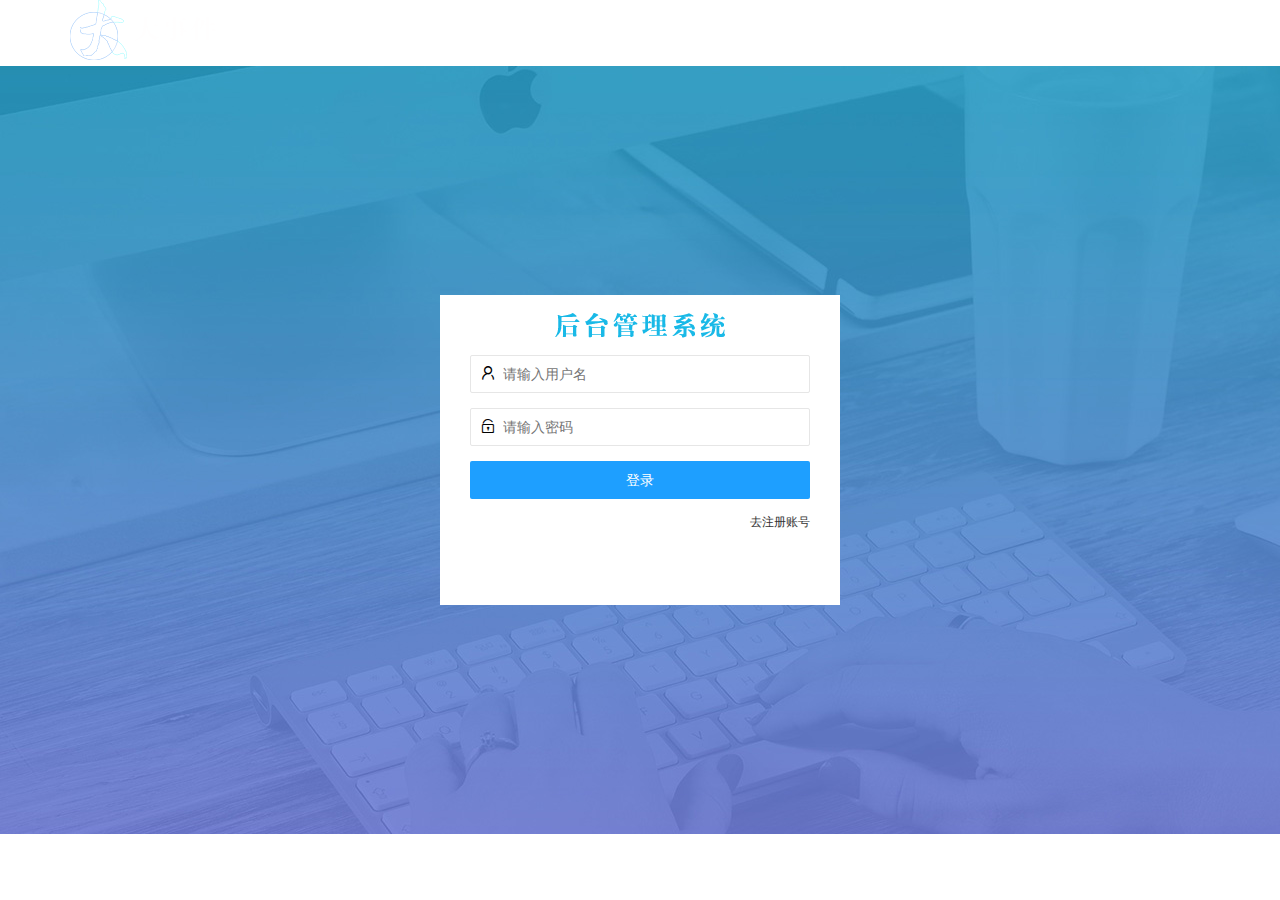
<file: login.html>
<!DOCTYPE html>
<html lang="en">
<head>
    <meta charset="UTF-8">
    <meta name="viewport" content="width=device-width, initial-scale=1.0">
    <title>Document</title>
    <!-- 引入layui样式 -->
    <link rel="stylesheet" href="assets/lib/layui/css/layui.css">
    <!-- 引入自己的css样式 -->
    <link rel="stylesheet" href="assets/css/login.css">
</head>
<body>
    <!-- logo 区域 -->
    <div class="layui-main">
        <img src="assets/images/logo.png" alt="">
    </div>

    <!-- 登录注册区域 -->
    <div class="login">
        <div class="title-box"></div>
        <!-- 登录的div -->
        <div class="login-box">
            <!-- 登录的表单 -->
            <form class="layui-form" id="form_login">
                <!-- 用户名 -->
                <div class="layui-form-item">
                    <i class="layui-icon layui-icon-username"></i>   
                    <input type="text" name="username" required  lay-verify="required" placeholder="请输入用户名" autocomplete="off" class="layui-input">
                </div>
                <!-- 密码 -->
                <div class="layui-form-item">
                    <i class="layui-icon layui-icon-password"></i>   
                    <input type="password" name="password" required  lay-verify="required|pwd" placeholder="请输入密码" autocomplete="off" class="layui-input">
                </div>
                <!-- 登录按钮 -->
                <div class="layui-form-item">
                    <button class="layui-btn layui-btn-fluid layui-btn-normal" lay-submit>登录</button>
                </div>
                <div class="layui-form-item links">
                    <a href="javascript:;" id="link_reg">去注册账号</a>
                </div>
            </form>
            
        </div>


        <!-- 注册的div -->
        <div class="reg-box">
            <!-- 注册的表单 -->
            <form class="layui-form" id="form_reg">
                <!-- 用户名 -->
                <div class="layui-form-item">
                    <i class="layui-icon layui-icon-username"></i>   
                    <input type="text" name="username" required  lay-verify="required" placeholder="请输入用户名" autocomplete="off" class="layui-input">
                </div>
                <!-- 密码 -->
                <div class="layui-form-item">
                    <i class="layui-icon layui-icon-password"></i>   
                    <input type="password" name="password" required  lay-verify="required|pwd" placeholder="请输入密码" autocomplete="off" class="layui-input">
                </div>
                <!-- 密码确认框 -->
                <div class="layui-form-item">
                    <i class="layui-icon layui-icon-password"></i>   
                    <input type="password" name="repassword" required  lay-verify="required|pwd|repwd" placeholder="再次确认密码" autocomplete="off" class="layui-input">
                </div>
                <!-- 注册按钮 -->
                <div class="layui-form-item">
                    <button class="layui-btn layui-btn-fluid layui-btn-normal" lay-submit>注册</button>
                </div>
                <div class="layui-form-item links">
                    <a href="javascript:;" id="link_login">去登录</a>
                </div>
            </form>
            
        </div>


    </div>
    <!-- 导入Layui 的js文件 -->
    <script src="assets/lib/layui/layui.all.js"></script>
    <!-- 导入jQuery -->
    <script src="assets/lib/jquery.js"></script>
    <!-- 导入封装的接口函数 -->
    <script src="assets/js/baseAPI.js"></script>
    <!-- 导入自己的js -->
    <script src="assets/js/login.js"></script>
</body>
</html>
</file>
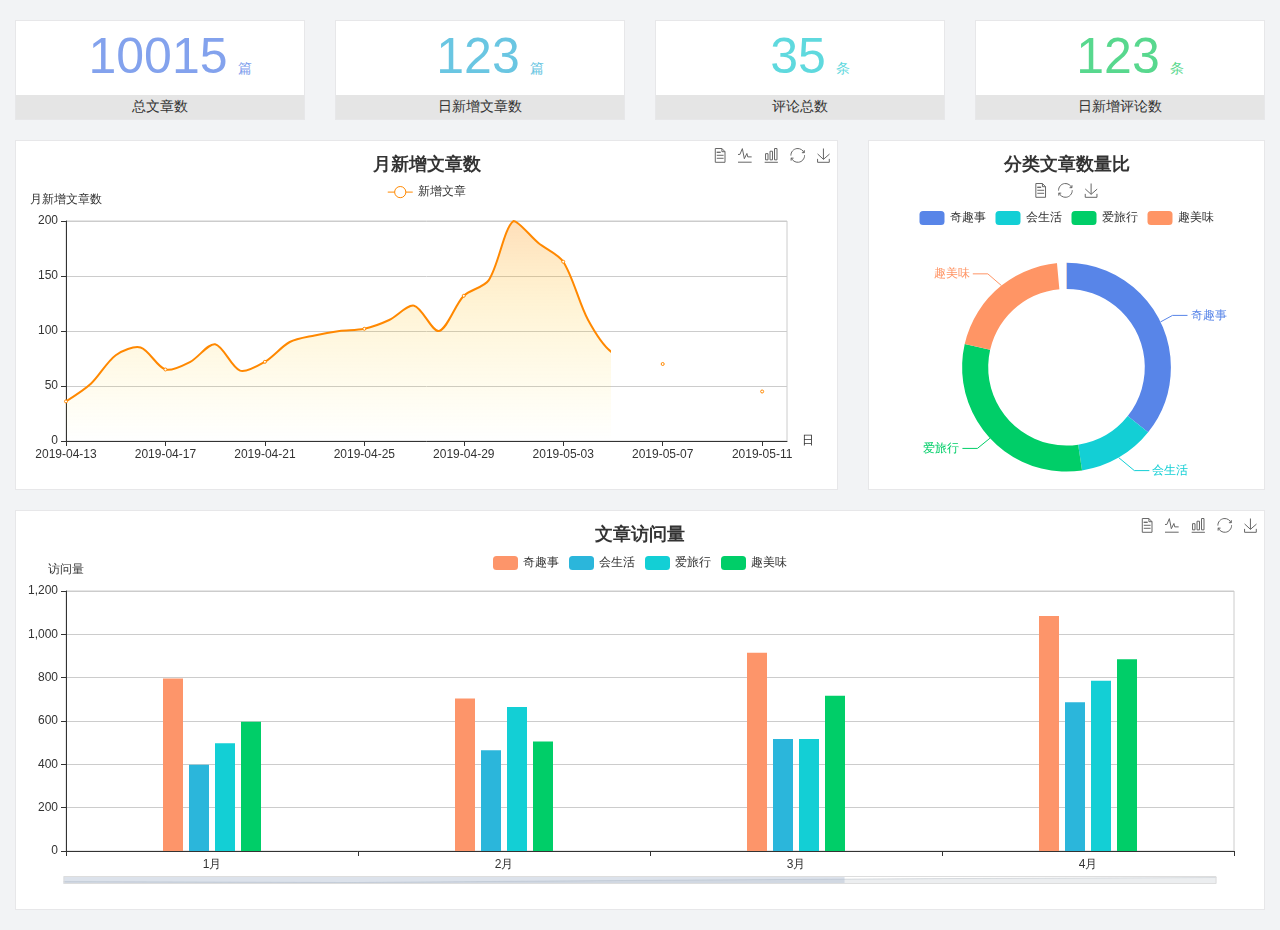
<file: home/dashboard.html>
<!DOCTYPE html>
<html lang="en">

<head>
  <meta charset="UTF-8">
  <meta name="viewport" content="width=device-width, initial-scale=1.0">
  <meta http-equiv="X-UA-Compatible" content="ie=edge">
  <title>图表统计</title>
  <link rel="stylesheet" href="../../assets/lib/bootstrap.css" />
  <link rel="stylesheet" href="../../assets/lib/main.css" />
  <script src="../../assets/lib/jquery.js"></script>
  <script type="text/javascript" src="../../assets/lib/echarts.min.js"></script>
</head>

<body>
  <div class="container-fluid">
    <div class="row spannel_list">
      <div class="col-sm-3 col-xs-6">
        <div class="spannel">
          <em>10015</em><span>篇</span>
          <b>总文章数</b>
        </div>
      </div>
      <div class="col-sm-3 col-xs-6">
        <div class="spannel scolor01">
          <em>123</em><span>篇</span>
          <b>日新增文章数</b>
        </div>
      </div>
      <div class="col-sm-3 col-xs-6">
        <div class="spannel scolor02">
          <em>35</em><span>条</span>
          <b>评论总数</b>
        </div>
      </div>
      <div class="col-sm-3 col-xs-6">
        <div class="spannel scolor03">
          <em>123</em><span>条</span>
          <b>日新增评论数</b>
        </div>
      </div>
    </div>
  </div>

  <div class="container-fluid">
    <div class="row curve-pie">
      <div class="col-lg-8 col-md-8">
        <div class="gragh_pannel" id="curve_show"></div>
      </div>
      <div class="col-lg-4 col-md-4">
        <div class="gragh_pannel" id="pie_show"></div>
      </div>
    </div>
  </div>

  <div class="container-fluid">
    <div class="column_pannel" id="column_show"></div>
  </div>

  <script>
    var oChart = echarts.init(document.getElementById('curve_show'));
    var aList_all = [
      { 'count': 36, 'date': '2019-04-13' },
      { 'count': 52, 'date': '2019-04-14' },
      { 'count': 78, 'date': '2019-04-15' },
      { 'count': 85, 'date': '2019-04-16' },
      { 'count': 65, 'date': '2019-04-17' },
      { 'count': 72, 'date': '2019-04-18' },
      { 'count': 88, 'date': '2019-04-19' },
      { 'count': 64, 'date': '2019-04-20' },
      { 'count': 72, 'date': '2019-04-21' },
      { 'count': 90, 'date': '2019-04-22' },
      { 'count': 96, 'date': '2019-04-23' },
      { 'count': 100, 'date': '2019-04-24' },
      { 'count': 102, 'date': '2019-04-25' },
      { 'count': 110, 'date': '2019-04-26' },
      { 'count': 123, 'date': '2019-04-27' },
      { 'count': 100, 'date': '2019-04-28' },
      { 'count': 132, 'date': '2019-04-29' },
      { 'count': 146, 'date': '2019-04-30' },
      { 'count': 200, 'date': '2019-05-01' },
      { 'count': 180, 'date': '2019-05-02' },
      { 'count': 163, 'date': '2019-05-03' },
      { 'count': 110, 'date': '2019-05-04' },
      { 'count': 80, 'date': '2019-05-05' },
      { 'count': 82, 'date': '2019-05-06' },
      { 'count': 70, 'date': '2019-05-07' },
      { 'count': 65, 'date': '2019-05-08' },
      { 'count': 54, 'date': '2019-05-09' },
      { 'count': 40, 'date': '2019-05-10' },
      { 'count': 45, 'date': '2019-05-11' },
      { 'count': 38, 'date': '2019-05-12' },
    ];

    let aCount = [];
    let aDate = [];

    for (var i = 0; i < aList_all.length; i++) {
      aCount.push(aList_all[i].count);
      aDate.push(aList_all[i].date);
    }

    var chartopt = {
      title: {
        text: '月新增文章数',
        left: 'center',
        top: '10'
      },
      tooltip: {
        trigger: 'axis'
      },
      legend: {
        data: ['新增文章'],
        top: '40'
      },
      toolbox: {
        show: true,
        feature: {
          mark: { show: true },
          dataView: { show: true, readOnly: false },
          magicType: { show: true, type: ['line', 'bar'] },
          restore: { show: true },
          saveAsImage: { show: true }
        }
      },
      calculable: true,
      xAxis: [
        {
          name: '日',
          type: 'category',
          boundaryGap: false,
          data: aDate
        }
      ],
      yAxis: [
        {
          name: '月新增文章数',
          type: 'value'
        }
      ],
      series: [
        {
          name: '新增文章',
          type: 'line',
          smooth: true,
          itemStyle: { normal: { areaStyle: { type: 'default' }, color: '#f80' }, lineStyle: { color: '#f80' } },
          data: aCount
        }],
      areaStyle: {
        normal: {
          color: new echarts.graphic.LinearGradient(0, 0, 0, 1, [{
            offset: 0,
            color: 'rgba(255,136,0,0.39)'
          }, {
            offset: .34,
            color: 'rgba(255,180,0,0.25)'
          }, {
            offset: 1,
            color: 'rgba(255,222,0,0.00)'
          }])

        }
      },
      grid: {
        show: true,
        x: 50,
        x2: 50,
        y: 80,
        height: 220
      }
    };

    oChart.setOption(chartopt);


    var oPie = echarts.init(document.getElementById('pie_show'));
    var oPieopt =
    {
      title: {
        top: 10,
        text: '分类文章数量比',
        x: 'center'
      },
      tooltip: {
        trigger: 'item',
        formatter: "{a} <br/>{b} : {c} ({d}%)"
      },
      color: ['#5885e8', '#13cfd5', '#00ce68', '#ff9565'],
      legend: {
        x: 'center',
        top: 65,
        data: ['奇趣事', '会生活', '爱旅行', '趣美味']
      },
      toolbox: {
        show: true,
        x: 'center',
        top: 35,
        feature: {
          mark: { show: true },
          dataView: { show: true, readOnly: false },
          magicType: {
            show: true,
            type: ['pie', 'funnel'],
            option: {
              funnel: {
                x: '25%',
                width: '50%',
                funnelAlign: 'left',
                max: 1548
              }
            }
          },
          restore: { show: true },
          saveAsImage: { show: true }
        }
      },
      calculable: true,
      series: [
        {
          name: '访问来源',
          type: 'pie',
          radius: ['45%', '60%'],
          center: ['50%', '65%'],
          data: [
            { value: 300, name: '奇趣事' },
            { value: 100, name: '会生活' },
            { value: 260, name: '爱旅行' },
            { value: 180, name: '趣美味' }
          ]
        }
      ]
    };
    oPie.setOption(oPieopt);



    var oColumn = this.echarts.init(document.getElementById('column_show'));
    var oColumnopt =
    {
      title: {
        text: '文章访问量',
        left: 'center',
        top: '10'
      },
      tooltip: {
        trigger: 'axis'
      },
      legend: {
        data: ['奇趣事', '会生活', '爱旅行', '趣美味'],
        top: '40'
      },
      toolbox: {
        show: true,
        feature: {
          mark: { show: true },
          dataView: { show: true, readOnly: false },
          magicType: { show: true, type: ['line', 'bar'] },
          restore: { show: true },
          saveAsImage: { show: true }
        }
      },
      calculable: true,
      xAxis: [
        {
          type: 'category',
          data: ['1月', '2月', '3月', '4月', '5月']
        }
      ],
      yAxis: [
        {
          name: '访问量',
          type: 'value'
        }
      ],
      series: [
        {
          name: '奇趣事',
          type: 'bar',
          barWidth: 20,
          itemStyle: {
            normal: { areaStyle: { type: 'default' }, color: '#fd956a' }
          },
          data: [800, 708, 920, 1090, 1200]
        },
        {
          name: '会生活',
          type: 'bar',
          barWidth: 20,
          itemStyle: {
            normal: { areaStyle: { type: 'default' }, color: '#2bb6db' }
          },
          data: [400, 468, 520, 690, 800]
        },
        {
          name: '爱旅行',
          type: 'bar',
          barWidth: 20,
          itemStyle: {
            normal: { areaStyle: { type: 'default' }, color: '#13cfd5' }
          },
          data: [500, 668, 520, 790, 900]
        },
        {
          name: '趣美味',
          type: 'bar',
          barWidth: 20,
          itemStyle: {
            normal: { areaStyle: { type: 'default' }, color: '#00ce68' }
          },
          data: [600, 508, 720, 890, 1000]
        }
      ],
      grid: {
        show: true,
        x: 50,
        x2: 30,
        y: 80,
        height: 260
      },
      dataZoom: [//给x轴设置滚动条
        {
          start: 0,//默认为0
          end: 100 - 1000 / 31,//默认为100
          type: 'slider',
          show: true,
          xAxisIndex: [0],
          handleSize: 0,//滑动条的 左右2个滑动条的大小
          height: 8,//组件高度
          left: 45, //左边的距离
          right: 50,//右边的距离
          bottom: 26,//右边的距离
          handleColor: '#ddd',//h滑动图标的颜色
          handleStyle: {
            borderColor: "#cacaca",
            borderWidth: "1",
            shadowBlur: 2,
            background: "#ddd",
            shadowColor: "#ddd",
          }
        }]
    };
    oColumn.setOption(oColumnopt);
  </script>
</body>

</html>
</file>
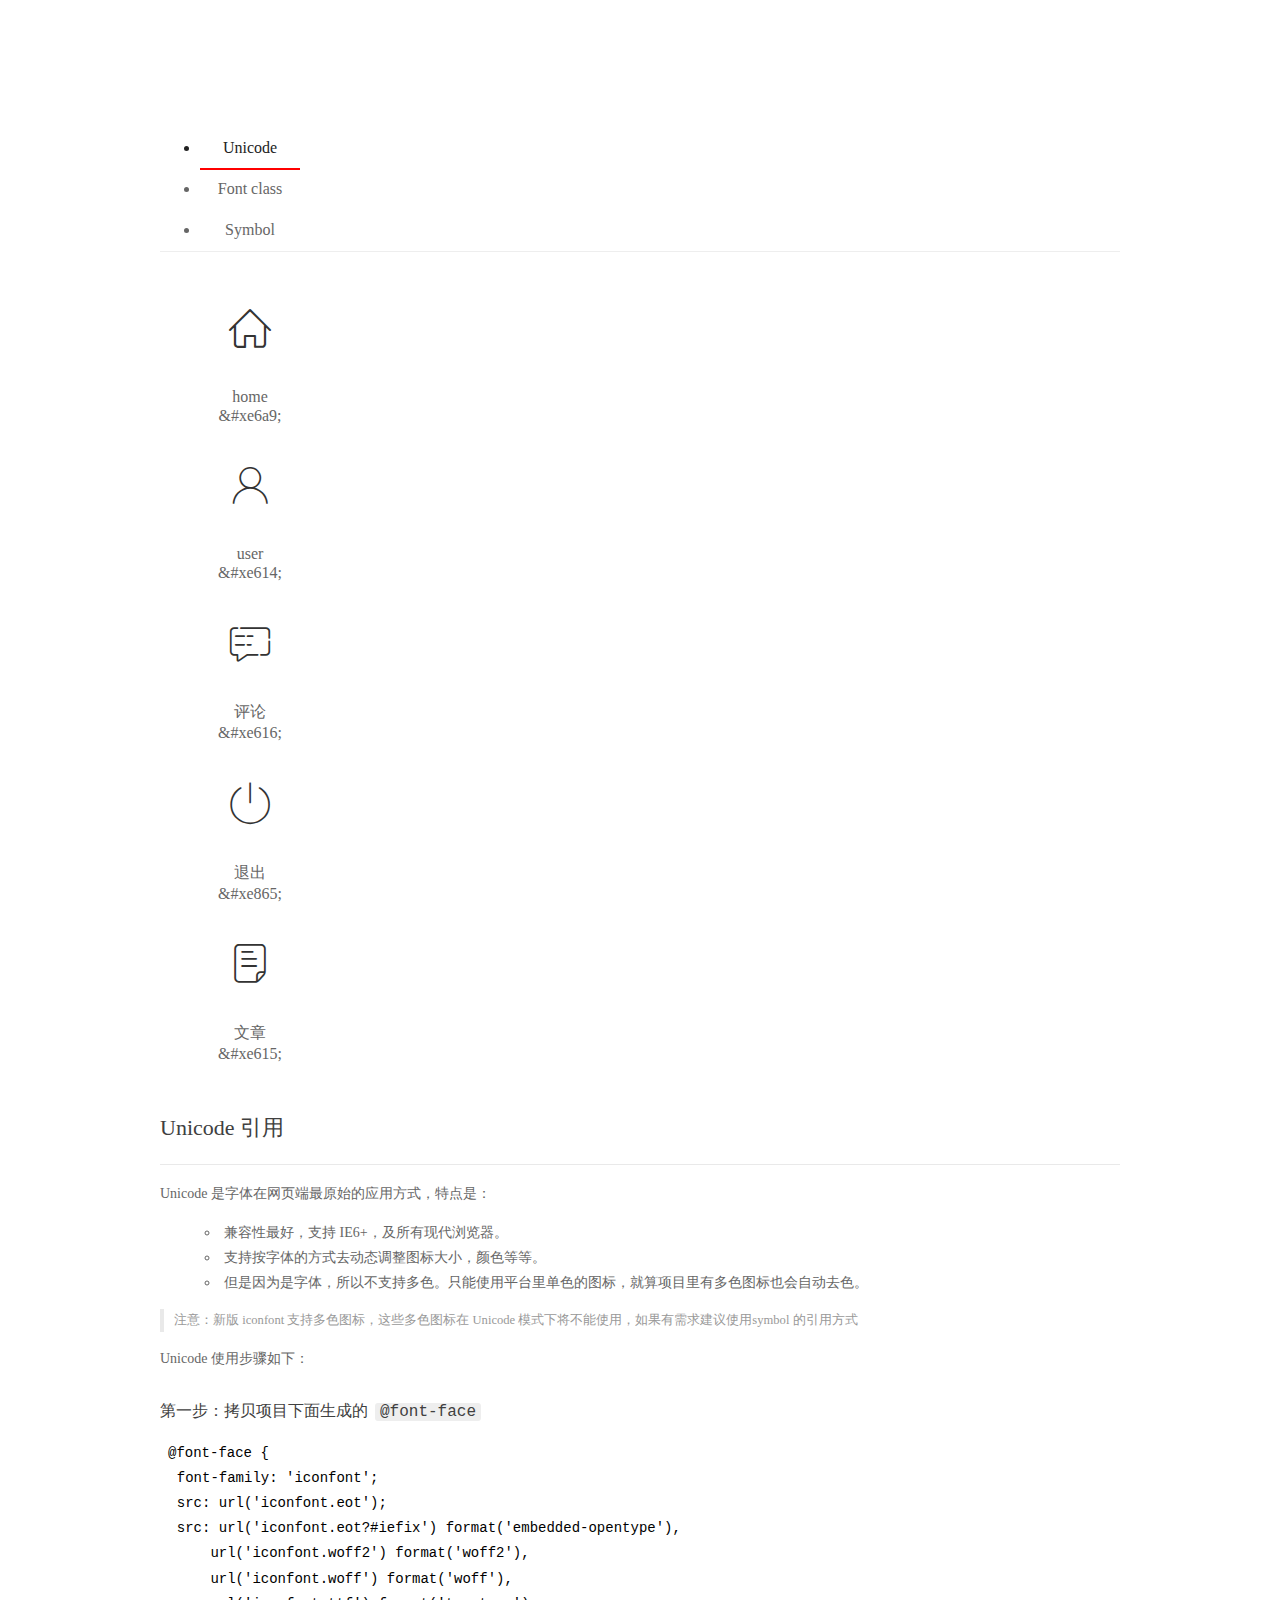
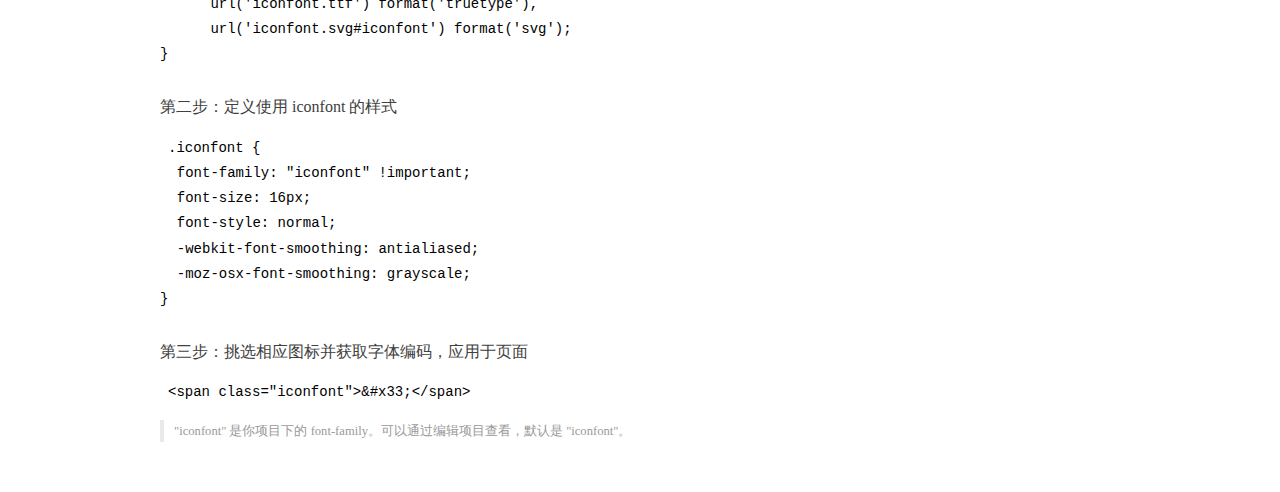
<file: assets/fonts/demo_index.html>
<!DOCTYPE html>
<html>
<head>
  <meta charset="utf-8"/>
  <title>IconFont Demo</title>
  <link rel="shortcut icon" href="https://gtms04.alicdn.com/tps/i4/TB1_oz6GVXXXXaFXpXXJDFnIXXX-64-64.ico" type="image/x-icon"/>
  <link rel="stylesheet" href="https://g.alicdn.com/thx/cube/1.3.2/cube.min.css">
  <link rel="stylesheet" href="demo.css">
  <link rel="stylesheet" href="iconfont.css">
  <script src="iconfont.js"></script>
  <!-- jQuery -->
  <script src="https://a1.alicdn.com/oss/uploads/2018/12/26/7bfddb60-08e8-11e9-9b04-53e73bb6408b.js"></script>
  <!-- 代码高亮 -->
  <script src="https://a1.alicdn.com/oss/uploads/2018/12/26/a3f714d0-08e6-11e9-8a15-ebf944d7534c.js"></script>
</head>
<body>
  <div class="main">
    <h1 class="logo"><a href="https://www.iconfont.cn/" title="iconfont 首页" target="_blank">&#xe86b;</a></h1>
    <div class="nav-tabs">
      <ul id="tabs" class="dib-box">
        <li class="dib active"><span>Unicode</span></li>
        <li class="dib"><span>Font class</span></li>
        <li class="dib"><span>Symbol</span></li>
      </ul>
      
    </div>
    <div class="tab-container">
      <div class="content unicode" style="display: block;">
          <ul class="icon_lists dib-box">
          
            <li class="dib">
              <span class="icon iconfont">&#xe6a9;</span>
                <div class="name">home</div>
                <div class="code-name">&amp;#xe6a9;</div>
              </li>
          
            <li class="dib">
              <span class="icon iconfont">&#xe614;</span>
                <div class="name">user</div>
                <div class="code-name">&amp;#xe614;</div>
              </li>
          
            <li class="dib">
              <span class="icon iconfont">&#xe616;</span>
                <div class="name">评论</div>
                <div class="code-name">&amp;#xe616;</div>
              </li>
          
            <li class="dib">
              <span class="icon iconfont">&#xe865;</span>
                <div class="name">退出</div>
                <div class="code-name">&amp;#xe865;</div>
              </li>
          
            <li class="dib">
              <span class="icon iconfont">&#xe615;</span>
                <div class="name">文章</div>
                <div class="code-name">&amp;#xe615;</div>
              </li>
          
          </ul>
          <div class="article markdown">
          <h2 id="unicode-">Unicode 引用</h2>
          <hr>

          <p>Unicode 是字体在网页端最原始的应用方式，特点是：</p>
          <ul>
            <li>兼容性最好，支持 IE6+，及所有现代浏览器。</li>
            <li>支持按字体的方式去动态调整图标大小，颜色等等。</li>
            <li>但是因为是字体，所以不支持多色。只能使用平台里单色的图标，就算项目里有多色图标也会自动去色。</li>
          </ul>
          <blockquote>
            <p>注意：新版 iconfont 支持多色图标，这些多色图标在 Unicode 模式下将不能使用，如果有需求建议使用symbol 的引用方式</p>
          </blockquote>
          <p>Unicode 使用步骤如下：</p>
          <h3 id="-font-face">第一步：拷贝项目下面生成的 <code>@font-face</code></h3>
<pre><code class="language-css"
>@font-face {
  font-family: 'iconfont';
  src: url('iconfont.eot');
  src: url('iconfont.eot?#iefix') format('embedded-opentype'),
      url('iconfont.woff2') format('woff2'),
      url('iconfont.woff') format('woff'),
      url('iconfont.ttf') format('truetype'),
      url('iconfont.svg#iconfont') format('svg');
}
</code></pre>
          <h3 id="-iconfont-">第二步：定义使用 iconfont 的样式</h3>
<pre><code class="language-css"
>.iconfont {
  font-family: "iconfont" !important;
  font-size: 16px;
  font-style: normal;
  -webkit-font-smoothing: antialiased;
  -moz-osx-font-smoothing: grayscale;
}
</code></pre>
          <h3 id="-">第三步：挑选相应图标并获取字体编码，应用于页面</h3>
<pre>
<code class="language-html"
>&lt;span class="iconfont"&gt;&amp;#x33;&lt;/span&gt;
</code></pre>
          <blockquote>
            <p>"iconfont" 是你项目下的 font-family。可以通过编辑项目查看，默认是 "iconfont"。</p>
          </blockquote>
          </div>
      </div>
      <div class="content font-class">
        <ul class="icon_lists dib-box">
          
          <li class="dib">
            <span class="icon iconfont icon-home"></span>
            <div class="name">
              home
            </div>
            <div class="code-name">.icon-home
            </div>
          </li>
          
          <li class="dib">
            <span class="icon iconfont icon-user"></span>
            <div class="name">
              user
            </div>
            <div class="code-name">.icon-user
            </div>
          </li>
          
          <li class="dib">
            <span class="icon iconfont icon-pinglun"></span>
            <div class="name">
              评论
            </div>
            <div class="code-name">.icon-pinglun
            </div>
          </li>
          
          <li class="dib">
            <span class="icon iconfont icon-tuichu"></span>
            <div class="name">
              退出
            </div>
            <div class="code-name">.icon-tuichu
            </div>
          </li>
          
          <li class="dib">
            <span class="icon iconfont icon-16"></span>
            <div class="name">
              文章
            </div>
            <div class="code-name">.icon-16
            </div>
          </li>
          
        </ul>
        <div class="article markdown">
        <h2 id="font-class-">font-class 引用</h2>
        <hr>

        <p>font-class 是 Unicode 使用方式的一种变种，主要是解决 Unicode 书写不直观，语意不明确的问题。</p>
        <p>与 Unicode 使用方式相比，具有如下特点：</p>
        <ul>
          <li>兼容性良好，支持 IE8+，及所有现代浏览器。</li>
          <li>相比于 Unicode 语意明确，书写更直观。可以很容易分辨这个 icon 是什么。</li>
          <li>因为使用 class 来定义图标，所以当要替换图标时，只需要修改 class 里面的 Unicode 引用。</li>
          <li>不过因为本质上还是使用的字体，所以多色图标还是不支持的。</li>
        </ul>
        <p>使用步骤如下：</p>
        <h3 id="-fontclass-">第一步：引入项目下面生成的 fontclass 代码：</h3>
<pre><code class="language-html">&lt;link rel="stylesheet" href="./iconfont.css"&gt;
</code></pre>
        <h3 id="-">第二步：挑选相应图标并获取类名，应用于页面：</h3>
<pre><code class="language-html">&lt;span class="iconfont icon-xxx"&gt;&lt;/span&gt;
</code></pre>
        <blockquote>
          <p>"
            iconfont" 是你项目下的 font-family。可以通过编辑项目查看，默认是 "iconfont"。</p>
        </blockquote>
      </div>
      </div>
      <div class="content symbol">
          <ul class="icon_lists dib-box">
          
            <li class="dib">
                <svg class="icon svg-icon" aria-hidden="true">
                  <use xlink:href="#icon-home"></use>
                </svg>
                <div class="name">home</div>
                <div class="code-name">#icon-home</div>
            </li>
          
            <li class="dib">
                <svg class="icon svg-icon" aria-hidden="true">
                  <use xlink:href="#icon-user"></use>
                </svg>
                <div class="name">user</div>
                <div class="code-name">#icon-user</div>
            </li>
          
            <li class="dib">
                <svg class="icon svg-icon" aria-hidden="true">
                  <use xlink:href="#icon-pinglun"></use>
                </svg>
                <div class="name">评论</div>
                <div class="code-name">#icon-pinglun</div>
            </li>
          
            <li class="dib">
                <svg class="icon svg-icon" aria-hidden="true">
                  <use xlink:href="#icon-tuichu"></use>
                </svg>
                <div class="name">退出</div>
                <div class="code-name">#icon-tuichu</div>
            </li>
          
            <li class="dib">
                <svg class="icon svg-icon" aria-hidden="true">
                  <use xlink:href="#icon-16"></use>
                </svg>
                <div class="name">文章</div>
                <div class="code-name">#icon-16</div>
            </li>
          
          </ul>
          <div class="article markdown">
          <h2 id="symbol-">Symbol 引用</h2>
          <hr>

          <p>这是一种全新的使用方式，应该说这才是未来的主流，也是平台目前推荐的用法。相关介绍可以参考这篇<a href="">文章</a>
            这种用法其实是做了一个 SVG 的集合，与另外两种相比具有如下特点：</p>
          <ul>
            <li>支持多色图标了，不再受单色限制。</li>
            <li>通过一些技巧，支持像字体那样，通过 <code>font-size</code>, <code>color</code> 来调整样式。</li>
            <li>兼容性较差，支持 IE9+，及现代浏览器。</li>
            <li>浏览器渲染 SVG 的性能一般，还不如 png。</li>
          </ul>
          <p>使用步骤如下：</p>
          <h3 id="-symbol-">第一步：引入项目下面生成的 symbol 代码：</h3>
<pre><code class="language-html">&lt;script src="./iconfont.js"&gt;&lt;/script&gt;
</code></pre>
          <h3 id="-css-">第二步：加入通用 CSS 代码（引入一次就行）：</h3>
<pre><code class="language-html">&lt;style&gt;
.icon {
  width: 1em;
  height: 1em;
  vertical-align: -0.15em;
  fill: currentColor;
  overflow: hidden;
}
&lt;/style&gt;
</code></pre>
          <h3 id="-">第三步：挑选相应图标并获取类名，应用于页面：</h3>
<pre><code class="language-html">&lt;svg class="icon" aria-hidden="true"&gt;
  &lt;use xlink:href="#icon-xxx"&gt;&lt;/use&gt;
&lt;/svg&gt;
</code></pre>
          </div>
      </div>

    </div>
  </div>
  <script>
  $(document).ready(function () {
      $('.tab-container .content:first').show()

      $('#tabs li').click(function (e) {
        var tabContent = $('.tab-container .content')
        var index = $(this).index()

        if ($(this).hasClass('active')) {
          return
        } else {
          $('#tabs li').removeClass('active')
          $(this).addClass('active')

          tabContent.hide().eq(index).fadeIn()
        }
      })
    })
  </script>
</body>
</html>
</file>
<file: assets/lib/layui/css/layui.css>
/** layui-v2.5.5 MIT License By https://www.layui.com */
 .layui-inline,img{display:inline-block;vertical-align:middle}h1,h2,h3,h4,h5,h6{font-weight:400}.layui-edge,.layui-header,.layui-inline,.layui-main{position:relative}.layui-body,.layui-edge,.layui-elip{overflow:hidden}.layui-btn,.layui-edge,.layui-inline,img{vertical-align:middle}.layui-btn,.layui-disabled,.layui-icon,.layui-unselect{-moz-user-select:none;-webkit-user-select:none;-ms-user-select:none}.layui-elip,.layui-form-checkbox span,.layui-form-pane .layui-form-label{text-overflow:ellipsis;white-space:nowrap}.layui-breadcrumb,.layui-tree-btnGroup{visibility:hidden}blockquote,body,button,dd,div,dl,dt,form,h1,h2,h3,h4,h5,h6,input,li,ol,p,pre,td,textarea,th,ul{margin:0;padding:0;-webkit-tap-highlight-color:rgba(0,0,0,0)}a:active,a:hover{outline:0}img{border:none}li{list-style:none}table{border-collapse:collapse;border-spacing:0}h4,h5,h6{font-size:100%}button,input,optgroup,option,select,textarea{font-family:inherit;font-size:inherit;font-style:inherit;font-weight:inherit;outline:0}pre{white-space:pre-wrap;white-space:-moz-pre-wrap;white-space:-pre-wrap;white-space:-o-pre-wrap;word-wrap:break-word}body{line-height:24px;font:14px Helvetica Neue,Helvetica,PingFang SC,Tahoma,Arial,sans-serif}hr{height:1px;margin:10px 0;border:0;clear:both}a{color:#333;text-decoration:none}a:hover{color:#777}a cite{font-style:normal;*cursor:pointer}.layui-border-box,.layui-border-box *{box-sizing:border-box}.layui-box,.layui-box *{box-sizing:content-box}.layui-clear{clear:both;*zoom:1}.layui-clear:after{content:'\20';clear:both;*zoom:1;display:block;height:0}.layui-inline{*display:inline;*zoom:1}.layui-edge{display:inline-block;width:0;height:0;border-width:6px;border-style:dashed;border-color:transparent}.layui-edge-top{top:-4px;border-bottom-color:#999;border-bottom-style:solid}.layui-edge-right{border-left-color:#999;border-left-style:solid}.layui-edge-bottom{top:2px;border-top-color:#999;border-top-style:solid}.layui-edge-left{border-right-color:#999;border-right-style:solid}.layui-disabled,.layui-disabled:hover{color:#d2d2d2!important;cursor:not-allowed!important}.layui-circle{border-radius:100%}.layui-show{display:block!important}.layui-hide{display:none!important}@font-face{font-family:layui-icon;src:url(../font/iconfont.eot?v=250);src:url(../font/iconfont.eot?v=250#iefix) format('embedded-opentype'),url(../font/iconfont.woff2?v=250) format('woff2'),url(../font/iconfont.woff?v=250) format('woff'),url(../font/iconfont.ttf?v=250) format('truetype'),url(../font/iconfont.svg?v=250#layui-icon) format('svg')}.layui-icon{font-family:layui-icon!important;font-size:16px;font-style:normal;-webkit-font-smoothing:antialiased;-moz-osx-font-smoothing:grayscale}.layui-icon-reply-fill:before{content:"\e611"}.layui-icon-set-fill:before{content:"\e614"}.layui-icon-menu-fill:before{content:"\e60f"}.layui-icon-search:before{content:"\e615"}.layui-icon-share:before{content:"\e641"}.layui-icon-set-sm:before{content:"\e620"}.layui-icon-engine:before{content:"\e628"}.layui-icon-close:before{content:"\1006"}.layui-icon-close-fill:before{content:"\1007"}.layui-icon-chart-screen:before{content:"\e629"}.layui-icon-star:before{content:"\e600"}.layui-icon-circle-dot:before{content:"\e617"}.layui-icon-chat:before{content:"\e606"}.layui-icon-release:before{content:"\e609"}.layui-icon-list:before{content:"\e60a"}.layui-icon-chart:before{content:"\e62c"}.layui-icon-ok-circle:before{content:"\1005"}.layui-icon-layim-theme:before{content:"\e61b"}.layui-icon-table:before{content:"\e62d"}.layui-icon-right:before{content:"\e602"}.layui-icon-left:before{content:"\e603"}.layui-icon-cart-simple:before{content:"\e698"}.layui-icon-face-cry:before{content:"\e69c"}.layui-icon-face-smile:before{content:"\e6af"}.layui-icon-survey:before{content:"\e6b2"}.layui-icon-tree:before{content:"\e62e"}.layui-icon-upload-circle:before{content:"\e62f"}.layui-icon-add-circle:before{content:"\e61f"}.layui-icon-download-circle:before{content:"\e601"}.layui-icon-templeate-1:before{content:"\e630"}.layui-icon-util:before{content:"\e631"}.layui-icon-face-surprised:before{content:"\e664"}.layui-icon-edit:before{content:"\e642"}.layui-icon-speaker:before{content:"\e645"}.layui-icon-down:before{content:"\e61a"}.layui-icon-file:before{content:"\e621"}.layui-icon-layouts:before{content:"\e632"}.layui-icon-rate-half:before{content:"\e6c9"}.layui-icon-add-circle-fine:before{content:"\e608"}.layui-icon-prev-circle:before{content:"\e633"}.layui-icon-read:before{content:"\e705"}.layui-icon-404:before{content:"\e61c"}.layui-icon-carousel:before{content:"\e634"}.layui-icon-help:before{content:"\e607"}.layui-icon-code-circle:before{content:"\e635"}.layui-icon-water:before{content:"\e636"}.layui-icon-username:before{content:"\e66f"}.layui-icon-find-fill:before{content:"\e670"}.layui-icon-about:before{content:"\e60b"}.layui-icon-location:before{content:"\e715"}.layui-icon-up:before{content:"\e619"}.layui-icon-pause:before{content:"\e651"}.layui-icon-date:before{content:"\e637"}.layui-icon-layim-uploadfile:before{content:"\e61d"}.layui-icon-delete:before{content:"\e640"}.layui-icon-play:before{content:"\e652"}.layui-icon-top:before{content:"\e604"}.layui-icon-friends:before{content:"\e612"}.layui-icon-refresh-3:before{content:"\e9aa"}.layui-icon-ok:before{content:"\e605"}.layui-icon-layer:before{content:"\e638"}.layui-icon-face-smile-fine:before{content:"\e60c"}.layui-icon-dollar:before{content:"\e659"}.layui-icon-group:before{content:"\e613"}.layui-icon-layim-download:before{content:"\e61e"}.layui-icon-picture-fine:before{content:"\e60d"}.layui-icon-link:before{content:"\e64c"}.layui-icon-diamond:before{content:"\e735"}.layui-icon-log:before{content:"\e60e"}.layui-icon-rate-solid:before{content:"\e67a"}.layui-icon-fonts-del:before{content:"\e64f"}.layui-icon-unlink:before{content:"\e64d"}.layui-icon-fonts-clear:before{content:"\e639"}.layui-icon-triangle-r:before{content:"\e623"}.layui-icon-circle:before{content:"\e63f"}.layui-icon-radio:before{content:"\e643"}.layui-icon-align-center:before{content:"\e647"}.layui-icon-align-right:before{content:"\e648"}.layui-icon-align-left:before{content:"\e649"}.layui-icon-loading-1:before{content:"\e63e"}.layui-icon-return:before{content:"\e65c"}.layui-icon-fonts-strong:before{content:"\e62b"}.layui-icon-upload:before{content:"\e67c"}.layui-icon-dialogue:before{content:"\e63a"}.layui-icon-video:before{content:"\e6ed"}.layui-icon-headset:before{content:"\e6fc"}.layui-icon-cellphone-fine:before{content:"\e63b"}.layui-icon-add-1:before{content:"\e654"}.layui-icon-face-smile-b:before{content:"\e650"}.layui-icon-fonts-html:before{content:"\e64b"}.layui-icon-form:before{content:"\e63c"}.layui-icon-cart:before{content:"\e657"}.layui-icon-camera-fill:before{content:"\e65d"}.layui-icon-tabs:before{content:"\e62a"}.layui-icon-fonts-code:before{content:"\e64e"}.layui-icon-fire:before{content:"\e756"}.layui-icon-set:before{content:"\e716"}.layui-icon-fonts-u:before{content:"\e646"}.layui-icon-triangle-d:before{content:"\e625"}.layui-icon-tips:before{content:"\e702"}.layui-icon-picture:before{content:"\e64a"}.layui-icon-more-vertical:before{content:"\e671"}.layui-icon-flag:before{content:"\e66c"}.layui-icon-loading:before{content:"\e63d"}.layui-icon-fonts-i:before{content:"\e644"}.layui-icon-refresh-1:before{content:"\e666"}.layui-icon-rmb:before{content:"\e65e"}.layui-icon-home:before{content:"\e68e"}.layui-icon-user:before{content:"\e770"}.layui-icon-notice:before{content:"\e667"}.layui-icon-login-weibo:before{content:"\e675"}.layui-icon-voice:before{content:"\e688"}.layui-icon-upload-drag:before{content:"\e681"}.layui-icon-login-qq:before{content:"\e676"}.layui-icon-snowflake:before{content:"\e6b1"}.layui-icon-file-b:before{content:"\e655"}.layui-icon-template:before{content:"\e663"}.layui-icon-auz:before{content:"\e672"}.layui-icon-console:before{content:"\e665"}.layui-icon-app:before{content:"\e653"}.layui-icon-prev:before{content:"\e65a"}.layui-icon-website:before{content:"\e7ae"}.layui-icon-next:before{content:"\e65b"}.layui-icon-component:before{content:"\e857"}.layui-icon-more:before{content:"\e65f"}.layui-icon-login-wechat:before{content:"\e677"}.layui-icon-shrink-right:before{content:"\e668"}.layui-icon-spread-left:before{content:"\e66b"}.layui-icon-camera:before{content:"\e660"}.layui-icon-note:before{content:"\e66e"}.layui-icon-refresh:before{content:"\e669"}.layui-icon-female:before{content:"\e661"}.layui-icon-male:before{content:"\e662"}.layui-icon-password:before{content:"\e673"}.layui-icon-senior:before{content:"\e674"}.layui-icon-theme:before{content:"\e66a"}.layui-icon-tread:before{content:"\e6c5"}.layui-icon-praise:before{content:"\e6c6"}.layui-icon-star-fill:before{content:"\e658"}.layui-icon-rate:before{content:"\e67b"}.layui-icon-template-1:before{content:"\e656"}.layui-icon-vercode:before{content:"\e679"}.layui-icon-cellphone:before{content:"\e678"}.layui-icon-screen-full:before{content:"\e622"}.layui-icon-screen-restore:before{content:"\e758"}.layui-icon-cols:before{content:"\e610"}.layui-icon-export:before{content:"\e67d"}.layui-icon-print:before{content:"\e66d"}.layui-icon-slider:before{content:"\e714"}.layui-icon-addition:before{content:"\e624"}.layui-icon-subtraction:before{content:"\e67e"}.layui-icon-service:before{content:"\e626"}.layui-icon-transfer:before{content:"\e691"}.layui-main{width:1140px;margin:0 auto}.layui-header{z-index:1000;height:60px}.layui-header a:hover{transition:all .5s;-webkit-transition:all .5s}.layui-side{position:fixed;left:0;top:0;bottom:0;z-index:999;width:200px;overflow-x:hidden}.layui-side-scroll{position:relative;width:220px;height:100%;overflow-x:hidden}.layui-body{position:absolute;left:200px;right:0;top:0;bottom:0;z-index:998;width:auto;overflow-y:auto;box-sizing:border-box}.layui-layout-body{overflow:hidden}.layui-layout-admin .layui-header{background-color:#23262E}.layui-layout-admin .layui-side{top:60px;width:200px;overflow-x:hidden}.layui-layout-admin .layui-body{position:fixed;top:60px;bottom:44px}.layui-layout-admin .layui-main{width:auto;margin:0 15px}.layui-layout-admin .layui-footer{position:fixed;left:200px;right:0;bottom:0;height:44px;line-height:44px;padding:0 15px;background-color:#eee}.layui-layout-admin .layui-logo{position:absolute;left:0;top:0;width:200px;height:100%;line-height:60px;text-align:center;color:#009688;font-size:16px}.layui-layout-admin .layui-header .layui-nav{background:0 0}.layui-layout-left{position:absolute!important;left:200px;top:0}.layui-layout-right{position:absolute!important;right:0;top:0}.layui-container{position:relative;margin:0 auto;padding:0 15px;box-sizing:border-box}.layui-fluid{position:relative;margin:0 auto;padding:0 15px}.layui-row:after,.layui-row:before{content:'';display:block;clear:both}.layui-col-lg1,.layui-col-lg10,.layui-col-lg11,.layui-col-lg12,.layui-col-lg2,.layui-col-lg3,.layui-col-lg4,.layui-col-lg5,.layui-col-lg6,.layui-col-lg7,.layui-col-lg8,.layui-col-lg9,.layui-col-md1,.layui-col-md10,.layui-col-md11,.layui-col-md12,.layui-col-md2,.layui-col-md3,.layui-col-md4,.layui-col-md5,.layui-col-md6,.layui-col-md7,.layui-col-md8,.layui-col-md9,.layui-col-sm1,.layui-col-sm10,.layui-col-sm11,.layui-col-sm12,.layui-col-sm2,.layui-col-sm3,.layui-col-sm4,.layui-col-sm5,.layui-col-sm6,.layui-col-sm7,.layui-col-sm8,.layui-col-sm9,.layui-col-xs1,.layui-col-xs10,.layui-col-xs11,.layui-col-xs12,.layui-col-xs2,.layui-col-xs3,.layui-col-xs4,.layui-col-xs5,.layui-col-xs6,.layui-col-xs7,.layui-col-xs8,.layui-col-xs9{position:relative;display:block;box-sizing:border-box}.layui-col-xs1,.layui-col-xs10,.layui-col-xs11,.layui-col-xs12,.layui-col-xs2,.layui-col-xs3,.layui-col-xs4,.layui-col-xs5,.layui-col-xs6,.layui-col-xs7,.layui-col-xs8,.layui-col-xs9{float:left}.layui-col-xs1{width:8.33333333%}.layui-col-xs2{width:16.66666667%}.layui-col-xs3{width:25%}.layui-col-xs4{width:33.33333333%}.layui-col-xs5{width:41.66666667%}.layui-col-xs6{width:50%}.layui-col-xs7{width:58.33333333%}.layui-col-xs8{width:66.66666667%}.layui-col-xs9{width:75%}.layui-col-xs10{width:83.33333333%}.layui-col-xs11{width:91.66666667%}.layui-col-xs12{width:100%}.layui-col-xs-offset1{margin-left:8.33333333%}.layui-col-xs-offset2{margin-left:16.66666667%}.layui-col-xs-offset3{margin-left:25%}.layui-col-xs-offset4{margin-left:33.33333333%}.layui-col-xs-offset5{margin-left:41.66666667%}.layui-col-xs-offset6{margin-left:50%}.layui-col-xs-offset7{margin-left:58.33333333%}.layui-col-xs-offset8{margin-left:66.66666667%}.layui-col-xs-offset9{margin-left:75%}.layui-col-xs-offset10{margin-left:83.33333333%}.layui-col-xs-offset11{margin-left:91.66666667%}.layui-col-xs-offset12{margin-left:100%}@media screen and (max-width:768px){.layui-hide-xs{display:none!important}.layui-show-xs-block{display:block!important}.layui-show-xs-inline{display:inline!important}.layui-show-xs-inline-block{display:inline-block!important}}@media screen and (min-width:768px){.layui-container{width:750px}.layui-hide-sm{display:none!important}.layui-show-sm-block{display:block!important}.layui-show-sm-inline{display:inline!important}.layui-show-sm-inline-block{display:inline-block!important}.layui-col-sm1,.layui-col-sm10,.layui-col-sm11,.layui-col-sm12,.layui-col-sm2,.layui-col-sm3,.layui-col-sm4,.layui-col-sm5,.layui-col-sm6,.layui-col-sm7,.layui-col-sm8,.layui-col-sm9{float:left}.layui-col-sm1{width:8.33333333%}.layui-col-sm2{width:16.66666667%}.layui-col-sm3{width:25%}.layui-col-sm4{width:33.33333333%}.layui-col-sm5{width:41.66666667%}.layui-col-sm6{width:50%}.layui-col-sm7{width:58.33333333%}.layui-col-sm8{width:66.66666667%}.layui-col-sm9{width:75%}.layui-col-sm10{width:83.33333333%}.layui-col-sm11{width:91.66666667%}.layui-col-sm12{width:100%}.layui-col-sm-offset1{margin-left:8.33333333%}.layui-col-sm-offset2{margin-left:16.66666667%}.layui-col-sm-offset3{margin-left:25%}.layui-col-sm-offset4{margin-left:33.33333333%}.layui-col-sm-offset5{margin-left:41.66666667%}.layui-col-sm-offset6{margin-left:50%}.layui-col-sm-offset7{margin-left:58.33333333%}.layui-col-sm-offset8{margin-left:66.66666667%}.layui-col-sm-offset9{margin-left:75%}.layui-col-sm-offset10{margin-left:83.33333333%}.layui-col-sm-offset11{margin-left:91.66666667%}.layui-col-sm-offset12{margin-left:100%}}@media screen and (min-width:992px){.layui-container{width:970px}.layui-hide-md{display:none!important}.layui-show-md-block{display:block!important}.layui-show-md-inline{display:inline!important}.layui-show-md-inline-block{display:inline-block!important}.layui-col-md1,.layui-col-md10,.layui-col-md11,.layui-col-md12,.layui-col-md2,.layui-col-md3,.layui-col-md4,.layui-col-md5,.layui-col-md6,.layui-col-md7,.layui-col-md8,.layui-col-md9{float:left}.layui-col-md1{width:8.33333333%}.layui-col-md2{width:16.66666667%}.layui-col-md3{width:25%}.layui-col-md4{width:33.33333333%}.layui-col-md5{width:41.66666667%}.layui-col-md6{width:50%}.layui-col-md7{width:58.33333333%}.layui-col-md8{width:66.66666667%}.layui-col-md9{width:75%}.layui-col-md10{width:83.33333333%}.layui-col-md11{width:91.66666667%}.layui-col-md12{width:100%}.layui-col-md-offset1{margin-left:8.33333333%}.layui-col-md-offset2{margin-left:16.66666667%}.layui-col-md-offset3{margin-left:25%}.layui-col-md-offset4{margin-left:33.33333333%}.layui-col-md-offset5{margin-left:41.66666667%}.layui-col-md-offset6{margin-left:50%}.layui-col-md-offset7{margin-left:58.33333333%}.layui-col-md-offset8{margin-left:66.66666667%}.layui-col-md-offset9{margin-left:75%}.layui-col-md-offset10{margin-left:83.33333333%}.layui-col-md-offset11{margin-left:91.66666667%}.layui-col-md-offset12{margin-left:100%}}@media screen and (min-width:1200px){.layui-container{width:1170px}.layui-hide-lg{display:none!important}.layui-show-lg-block{display:block!important}.layui-show-lg-inline{display:inline!important}.layui-show-lg-inline-block{display:inline-block!important}.layui-col-lg1,.layui-col-lg10,.layui-col-lg11,.layui-col-lg12,.layui-col-lg2,.layui-col-lg3,.layui-col-lg4,.layui-col-lg5,.layui-col-lg6,.layui-col-lg7,.layui-col-lg8,.layui-col-lg9{float:left}.layui-col-lg1{width:8.33333333%}.layui-col-lg2{width:16.66666667%}.layui-col-lg3{width:25%}.layui-col-lg4{width:33.33333333%}.layui-col-lg5{width:41.66666667%}.layui-col-lg6{width:50%}.layui-col-lg7{width:58.33333333%}.layui-col-lg8{width:66.66666667%}.layui-col-lg9{width:75%}.layui-col-lg10{width:83.33333333%}.layui-col-lg11{width:91.66666667%}.layui-col-lg12{width:100%}.layui-col-lg-offset1{margin-left:8.33333333%}.layui-col-lg-offset2{margin-left:16.66666667%}.layui-col-lg-offset3{margin-left:25%}.layui-col-lg-offset4{margin-left:33.33333333%}.layui-col-lg-offset5{margin-left:41.66666667%}.layui-col-lg-offset6{margin-left:50%}.layui-col-lg-offset7{margin-left:58.33333333%}.layui-col-lg-offset8{margin-left:66.66666667%}.layui-col-lg-offset9{margin-left:75%}.layui-col-lg-offset10{margin-left:83.33333333%}.layui-col-lg-offset11{margin-left:91.66666667%}.layui-col-lg-offset12{margin-left:100%}}.layui-col-space1{margin:-.5px}.layui-col-space1>*{padding:.5px}.layui-col-space3{margin:-1.5px}.layui-col-space3>*{padding:1.5px}.layui-col-space5{margin:-2.5px}.layui-col-space5>*{padding:2.5px}.layui-col-space8{margin:-3.5px}.layui-col-space8>*{padding:3.5px}.layui-col-space10{margin:-5px}.layui-col-space10>*{padding:5px}.layui-col-space12{margin:-6px}.layui-col-space12>*{padding:6px}.layui-col-space15{margin:-7.5px}.layui-col-space15>*{padding:7.5px}.layui-col-space18{margin:-9px}.layui-col-space18>*{padding:9px}.layui-col-space20{margin:-10px}.layui-col-space20>*{padding:10px}.layui-col-space22{margin:-11px}.layui-col-space22>*{padding:11px}.layui-col-space25{margin:-12.5px}.layui-col-space25>*{padding:12.5px}.layui-col-space30{margin:-15px}.layui-col-space30>*{padding:15px}.layui-btn,.layui-input,.layui-select,.layui-textarea,.layui-upload-button{outline:0;-webkit-appearance:none;transition:all .3s;-webkit-transition:all .3s;box-sizing:border-box}.layui-elem-quote{margin-bottom:10px;padding:15px;line-height:22px;border-left:5px solid #009688;border-radius:0 2px 2px 0;background-color:#f2f2f2}.layui-quote-nm{border-style:solid;border-width:1px 1px 1px 5px;background:0 0}.layui-elem-field{margin-bottom:10px;padding:0;border-width:1px;border-style:solid}.layui-elem-field legend{margin-left:20px;padding:0 10px;font-size:20px;font-weight:300}.layui-field-title{margin:10px 0 20px;border-width:1px 0 0}.layui-field-box{padding:10px 15px}.layui-field-title .layui-field-box{padding:10px 0}.layui-progress{position:relative;height:6px;border-radius:20px;background-color:#e2e2e2}.layui-progress-bar{position:absolute;left:0;top:0;width:0;max-width:100%;height:6px;border-radius:20px;text-align:right;background-color:#5FB878;transition:all .3s;-webkit-transition:all .3s}.layui-progress-big,.layui-progress-big .layui-progress-bar{height:18px;line-height:18px}.layui-progress-text{position:relative;top:-20px;line-height:18px;font-size:12px;color:#666}.layui-progress-big .layui-progress-text{position:static;padding:0 10px;color:#fff}.layui-collapse{border-width:1px;border-style:solid;border-radius:2px}.layui-colla-content,.layui-colla-item{border-top-width:1px;border-top-style:solid}.layui-colla-item:first-child{border-top:none}.layui-colla-title{position:relative;height:42px;line-height:42px;padding:0 15px 0 35px;color:#333;background-color:#f2f2f2;cursor:pointer;font-size:14px;overflow:hidden}.layui-colla-content{display:none;padding:10px 15px;line-height:22px;color:#666}.layui-colla-icon{position:absolute;left:15px;top:0;font-size:14px}.layui-card{margin-bottom:15px;border-radius:2px;background-color:#fff;box-shadow:0 1px 2px 0 rgba(0,0,0,.05)}.layui-card:last-child{margin-bottom:0}.layui-card-header{position:relative;height:42px;line-height:42px;padding:0 15px;border-bottom:1px solid #f6f6f6;color:#333;border-radius:2px 2px 0 0;font-size:14px}.layui-bg-black,.layui-bg-blue,.layui-bg-cyan,.layui-bg-green,.layui-bg-orange,.layui-bg-red{color:#fff!important}.layui-card-body{position:relative;padding:10px 15px;line-height:24px}.layui-card-body[pad15]{padding:15px}.layui-card-body[pad20]{padding:20px}.layui-card-body .layui-table{margin:5px 0}.layui-card .layui-tab{margin:0}.layui-panel-window{position:relative;padding:15px;border-radius:0;border-top:5px solid #E6E6E6;background-color:#fff}.layui-auxiliar-moving{position:fixed;left:0;right:0;top:0;bottom:0;width:100%;height:100%;background:0 0;z-index:9999999999}.layui-form-label,.layui-form-mid,.layui-form-select,.layui-input-block,.layui-input-inline,.layui-textarea{position:relative}.layui-bg-red{background-color:#FF5722!important}.layui-bg-orange{background-color:#FFB800!important}.layui-bg-green{background-color:#009688!important}.layui-bg-cyan{background-color:#2F4056!important}.layui-bg-blue{background-color:#1E9FFF!important}.layui-bg-black{background-color:#393D49!important}.layui-bg-gray{background-color:#eee!important;color:#666!important}.layui-badge-rim,.layui-colla-content,.layui-colla-item,.layui-collapse,.layui-elem-field,.layui-form-pane .layui-form-item[pane],.layui-form-pane .layui-form-label,.layui-input,.layui-layedit,.layui-layedit-tool,.layui-quote-nm,.layui-select,.layui-tab-bar,.layui-tab-card,.layui-tab-title,.layui-tab-title .layui-this:after,.layui-textarea{border-color:#e6e6e6}.layui-timeline-item:before,hr{background-color:#e6e6e6}.layui-text{line-height:22px;font-size:14px;color:#666}.layui-text h1,.layui-text h2,.layui-text h3{font-weight:500;color:#333}.layui-text h1{font-size:30px}.layui-text h2{font-size:24px}.layui-text h3{font-size:18px}.layui-text a:not(.layui-btn){color:#01AAED}.layui-text a:not(.layui-btn):hover{text-decoration:underline}.layui-text ul{padding:5px 0 5px 15px}.layui-text ul li{margin-top:5px;list-style-type:disc}.layui-text em,.layui-word-aux{color:#999!important;padding:0 5px!important}.layui-btn{display:inline-block;height:38px;line-height:38px;padding:0 18px;background-color:#009688;color:#fff;white-space:nowrap;text-align:center;font-size:14px;border:none;border-radius:2px;cursor:pointer}.layui-btn:hover{opacity:.8;filter:alpha(opacity=80);color:#fff}.layui-btn:active{opacity:1;filter:alpha(opacity=100)}.layui-btn+.layui-btn{margin-left:10px}.layui-btn-container{font-size:0}.layui-btn-container .layui-btn{margin-right:10px;margin-bottom:10px}.layui-btn-container .layui-btn+.layui-btn{margin-left:0}.layui-table .layui-btn-container .layui-btn{margin-bottom:9px}.layui-btn-radius{border-radius:100px}.layui-btn .layui-icon{margin-right:3px;font-size:18px;vertical-align:bottom;vertical-align:middle\9}.layui-btn-primary{border:1px solid #C9C9C9;background-color:#fff;color:#555}.layui-btn-primary:hover{border-color:#009688;color:#333}.layui-btn-normal{background-color:#1E9FFF}.layui-btn-warm{background-color:#FFB800}.layui-btn-danger{background-color:#FF5722}.layui-btn-checked{background-color:#5FB878}.layui-btn-disabled,.layui-btn-disabled:active,.layui-btn-disabled:hover{border:1px solid #e6e6e6;background-color:#FBFBFB;color:#C9C9C9;cursor:not-allowed;opacity:1}.layui-btn-lg{height:44px;line-height:44px;padding:0 25px;font-size:16px}.layui-btn-sm{height:30px;line-height:30px;padding:0 10px;font-size:12px}.layui-btn-sm i{font-size:16px!important}.layui-btn-xs{height:22px;line-height:22px;padding:0 5px;font-size:12px}.layui-btn-xs i{font-size:14px!important}.layui-btn-group{display:inline-block;vertical-align:middle;font-size:0}.layui-btn-group .layui-btn{margin-left:0!important;margin-right:0!important;border-left:1px solid rgba(255,255,255,.5);border-radius:0}.layui-btn-group .layui-btn-primary{border-left:none}.layui-btn-group .layui-btn-primary:hover{border-color:#C9C9C9;color:#009688}.layui-btn-group .layui-btn:first-child{border-left:none;border-radius:2px 0 0 2px}.layui-btn-group .layui-btn-primary:first-child{border-left:1px solid #c9c9c9}.layui-btn-group .layui-btn:last-child{border-radius:0 2px 2px 0}.layui-btn-group .layui-btn+.layui-btn{margin-left:0}.layui-btn-group+.layui-btn-group{margin-left:10px}.layui-btn-fluid{width:100%}.layui-input,.layui-select,.layui-textarea{height:38px;line-height:1.3;line-height:38px\9;border-width:1px;border-style:solid;background-color:#fff;border-radius:2px}.layui-input::-webkit-input-placeholder,.layui-select::-webkit-input-placeholder,.layui-textarea::-webkit-input-placeholder{line-height:1.3}.layui-input,.layui-textarea{display:block;width:100%;padding-left:10px}.layui-input:hover,.layui-textarea:hover{border-color:#D2D2D2!important}.layui-input:focus,.layui-textarea:focus{border-color:#C9C9C9!important}.layui-textarea{min-height:100px;height:auto;line-height:20px;padding:6px 10px;resize:vertical}.layui-select{padding:0 10px}.layui-form input[type=checkbox],.layui-form input[type=radio],.layui-form select{display:none}.layui-form [lay-ignore]{display:initial}.layui-form-item{margin-bottom:15px;clear:both;*zoom:1}.layui-form-item:after{content:'\20';clear:both;*zoom:1;display:block;height:0}.layui-form-label{float:left;display:block;padding:9px 15px;width:80px;font-weight:400;line-height:20px;text-align:right}.layui-form-label-col{display:block;float:none;padding:9px 0;line-height:20px;text-align:left}.layui-form-item .layui-inline{margin-bottom:5px;margin-right:10px}.layui-input-block{margin-left:110px;min-height:36px}.layui-input-inline{display:inline-block;vertical-align:middle}.layui-form-item .layui-input-inline{float:left;width:190px;margin-right:10px}.layui-form-text .layui-input-inline{width:auto}.layui-form-mid{float:left;display:block;padding:9px 0!important;line-height:20px;margin-right:10px}.layui-form-danger+.layui-form-select .layui-input,.layui-form-danger:focus{border-color:#FF5722!important}.layui-form-select .layui-input{padding-right:30px;cursor:pointer}.layui-form-select .layui-edge{position:absolute;right:10px;top:50%;margin-top:-3px;cursor:pointer;border-width:6px;border-top-color:#c2c2c2;border-top-style:solid;transition:all .3s;-webkit-transition:all .3s}.layui-form-select dl{display:none;position:absolute;left:0;top:42px;padding:5px 0;z-index:899;min-width:100%;border:1px solid #d2d2d2;max-height:300px;overflow-y:auto;background-color:#fff;border-radius:2px;box-shadow:0 2px 4px rgba(0,0,0,.12);box-sizing:border-box}.layui-form-select dl dd,.layui-form-select dl dt{padding:0 10px;line-height:36px;white-space:nowrap;overflow:hidden;text-overflow:ellipsis}.layui-form-select dl dt{font-size:12px;color:#999}.layui-form-select dl dd{cursor:pointer}.layui-form-select dl dd:hover{background-color:#f2f2f2;-webkit-transition:.5s all;transition:.5s all}.layui-form-select .layui-select-group dd{padding-left:20px}.layui-form-select dl dd.layui-select-tips{padding-left:10px!important;color:#999}.layui-form-select dl dd.layui-this{background-color:#5FB878;color:#fff}.layui-form-checkbox,.layui-form-select dl dd.layui-disabled{background-color:#fff}.layui-form-selected dl{display:block}.layui-form-checkbox,.layui-form-checkbox *,.layui-form-switch{display:inline-block;vertical-align:middle}.layui-form-selected .layui-edge{margin-top:-9px;-webkit-transform:rotate(180deg);transform:rotate(180deg);margin-top:-3px\9}:root .layui-form-selected .layui-edge{margin-top:-9px\0/IE9}.layui-form-selectup dl{top:auto;bottom:42px}.layui-select-none{margin:5px 0;text-align:center;color:#999}.layui-select-disabled .layui-disabled{border-color:#eee!important}.layui-select-disabled .layui-edge{border-top-color:#d2d2d2}.layui-form-checkbox{position:relative;height:30px;line-height:30px;margin-right:10px;padding-right:30px;cursor:pointer;font-size:0;-webkit-transition:.1s linear;transition:.1s linear;box-sizing:border-box}.layui-form-checkbox span{padding:0 10px;height:100%;font-size:14px;border-radius:2px 0 0 2px;background-color:#d2d2d2;color:#fff;overflow:hidden}.layui-form-checkbox:hover span{background-color:#c2c2c2}.layui-form-checkbox i{position:absolute;right:0;top:0;width:30px;height:28px;border:1px solid #d2d2d2;border-left:none;border-radius:0 2px 2px 0;color:#fff;font-size:20px;text-align:center}.layui-form-checkbox:hover i{border-color:#c2c2c2;color:#c2c2c2}.layui-form-checked,.layui-form-checked:hover{border-color:#5FB878}.layui-form-checked span,.layui-form-checked:hover span{background-color:#5FB878}.layui-form-checked i,.layui-form-checked:hover i{color:#5FB878}.layui-form-item .layui-form-checkbox{margin-top:4px}.layui-form-checkbox[lay-skin=primary]{height:auto!important;line-height:normal!important;min-width:18px;min-height:18px;border:none!important;margin-right:0;padding-left:28px;padding-right:0;background:0 0}.layui-form-checkbox[lay-skin=primary] span{padding-left:0;padding-right:15px;line-height:18px;background:0 0;color:#666}.layui-form-checkbox[lay-skin=primary] i{right:auto;left:0;width:16px;height:16px;line-height:16px;border:1px solid #d2d2d2;font-size:12px;border-radius:2px;background-color:#fff;-webkit-transition:.1s linear;transition:.1s linear}.layui-form-checkbox[lay-skin=primary]:hover i{border-color:#5FB878;color:#fff}.layui-form-checked[lay-skin=primary] i{border-color:#5FB878!important;background-color:#5FB878;color:#fff}.layui-checkbox-disbaled[lay-skin=primary] span{background:0 0!important;color:#c2c2c2}.layui-checkbox-disbaled[lay-skin=primary]:hover i{border-color:#d2d2d2}.layui-form-item .layui-form-checkbox[lay-skin=primary]{margin-top:10px}.layui-form-switch{position:relative;height:22px;line-height:22px;min-width:35px;padding:0 5px;margin-top:8px;border:1px solid #d2d2d2;border-radius:20px;cursor:pointer;background-color:#fff;-webkit-transition:.1s linear;transition:.1s linear}.layui-form-switch i{position:absolute;left:5px;top:3px;width:16px;height:16px;border-radius:20px;background-color:#d2d2d2;-webkit-transition:.1s linear;transition:.1s linear}.layui-form-switch em{position:relative;top:0;width:25px;margin-left:21px;padding:0!important;text-align:center!important;color:#999!important;font-style:normal!important;font-size:12px}.layui-form-onswitch{border-color:#5FB878;background-color:#5FB878}.layui-checkbox-disbaled,.layui-checkbox-disbaled i{border-color:#e2e2e2!important}.layui-form-onswitch i{left:100%;margin-left:-21px;background-color:#fff}.layui-form-onswitch em{margin-left:5px;margin-right:21px;color:#fff!important}.layui-checkbox-disbaled span{background-color:#e2e2e2!important}.layui-checkbox-disbaled:hover i{color:#fff!important}[lay-radio]{display:none}.layui-form-radio,.layui-form-radio *{display:inline-block;vertical-align:middle}.layui-form-radio{line-height:28px;margin:6px 10px 0 0;padding-right:10px;cursor:pointer;font-size:0}.layui-form-radio *{font-size:14px}.layui-form-radio>i{margin-right:8px;font-size:22px;color:#c2c2c2}.layui-form-radio>i:hover,.layui-form-radioed>i{color:#5FB878}.layui-radio-disbaled>i{color:#e2e2e2!important}.layui-form-pane .layui-form-label{width:110px;padding:8px 15px;height:38px;line-height:20px;border-width:1px;border-style:solid;border-radius:2px 0 0 2px;text-align:center;background-color:#FBFBFB;overflow:hidden;box-sizing:border-box}.layui-form-pane .layui-input-inline{margin-left:-1px}.layui-form-pane .layui-input-block{margin-left:110px;left:-1px}.layui-form-pane .layui-input{border-radius:0 2px 2px 0}.layui-form-pane .layui-form-text .layui-form-label{float:none;width:100%;border-radius:2px;box-sizing:border-box;text-align:left}.layui-form-pane .layui-form-text .layui-input-inline{display:block;margin:0;top:-1px;clear:both}.layui-form-pane .layui-form-text .layui-input-block{margin:0;left:0;top:-1px}.layui-form-pane .layui-form-text .layui-textarea{min-height:100px;border-radius:0 0 2px 2px}.layui-form-pane .layui-form-checkbox{margin:4px 0 4px 10px}.layui-form-pane .layui-form-radio,.layui-form-pane .layui-form-switch{margin-top:6px;margin-left:10px}.layui-form-pane .layui-form-item[pane]{position:relative;border-width:1px;border-style:solid}.layui-form-pane .layui-form-item[pane] .layui-form-label{position:absolute;left:0;top:0;height:100%;border-width:0 1px 0 0}.layui-form-pane .layui-form-item[pane] .layui-input-inline{margin-left:110px}@media screen and (max-width:450px){.layui-form-item .layui-form-label{text-overflow:ellipsis;overflow:hidden;white-space:nowrap}.layui-form-item .layui-inline{display:block;margin-right:0;margin-bottom:20px;clear:both}.layui-form-item .layui-inline:after{content:'\20';clear:both;display:block;height:0}.layui-form-item .layui-input-inline{display:block;float:none;left:-3px;width:auto;margin:0 0 10px 112px}.layui-form-item .layui-input-inline+.layui-form-mid{margin-left:110px;top:-5px;padding:0}.layui-form-item .layui-form-checkbox{margin-right:5px;margin-bottom:5px}}.layui-layedit{border-width:1px;border-style:solid;border-radius:2px}.layui-layedit-tool{padding:3px 5px;border-bottom-width:1px;border-bottom-style:solid;font-size:0}.layedit-tool-fixed{position:fixed;top:0;border-top:1px solid #e2e2e2}.layui-layedit-tool .layedit-tool-mid,.layui-layedit-tool .layui-icon{display:inline-block;vertical-align:middle;text-align:center;font-size:14px}.layui-layedit-tool .layui-icon{position:relative;width:32px;height:30px;line-height:30px;margin:3px 5px;color:#777;cursor:pointer;border-radius:2px}.layui-layedit-tool .layui-icon:hover{color:#393D49}.layui-layedit-tool .layui-icon:active{color:#000}.layui-layedit-tool .layedit-tool-active{background-color:#e2e2e2;color:#000}.layui-layedit-tool .layui-disabled,.layui-layedit-tool .layui-disabled:hover{color:#d2d2d2;cursor:not-allowed}.layui-layedit-tool .layedit-tool-mid{width:1px;height:18px;margin:0 10px;background-color:#d2d2d2}.layedit-tool-html{width:50px!important;font-size:30px!important}.layedit-tool-b,.layedit-tool-code,.layedit-tool-help{font-size:16px!important}.layedit-tool-d,.layedit-tool-face,.layedit-tool-image,.layedit-tool-unlink{font-size:18px!important}.layedit-tool-image input{position:absolute;font-size:0;left:0;top:0;width:100%;height:100%;opacity:.01;filter:Alpha(opacity=1);cursor:pointer}.layui-layedit-iframe iframe{display:block;width:100%}#LAY_layedit_code{overflow:hidden}.layui-laypage{display:inline-block;*display:inline;*zoom:1;vertical-align:middle;margin:10px 0;font-size:0}.layui-laypage>a:first-child,.layui-laypage>a:first-child em{border-radius:2px 0 0 2px}.layui-laypage>a:last-child,.layui-laypage>a:last-child em{border-radius:0 2px 2px 0}.layui-laypage>:first-child{margin-left:0!important}.layui-laypage>:last-child{margin-right:0!important}.layui-laypage a,.layui-laypage button,.layui-laypage input,.layui-laypage select,.layui-laypage span{border:1px solid #e2e2e2}.layui-laypage a,.layui-laypage span{display:inline-block;*display:inline;*zoom:1;vertical-align:middle;padding:0 15px;height:28px;line-height:28px;margin:0 -1px 5px 0;background-color:#fff;color:#333;font-size:12px}.layui-flow-more a *,.layui-laypage input,.layui-table-view select[lay-ignore]{display:inline-block}.layui-laypage a:hover{color:#009688}.layui-laypage em{font-style:normal}.layui-laypage .layui-laypage-spr{color:#999;font-weight:700}.layui-laypage a{text-decoration:none}.layui-laypage .layui-laypage-curr{position:relative}.layui-laypage .layui-laypage-curr em{position:relative;color:#fff}.layui-laypage .layui-laypage-curr .layui-laypage-em{position:absolute;left:-1px;top:-1px;padding:1px;width:100%;height:100%;background-color:#009688}.layui-laypage-em{border-radius:2px}.layui-laypage-next em,.layui-laypage-prev em{font-family:Sim sun;font-size:16px}.layui-laypage .layui-laypage-count,.layui-laypage .layui-laypage-limits,.layui-laypage .layui-laypage-refresh,.layui-laypage .layui-laypage-skip{margin-left:10px;margin-right:10px;padding:0;border:none}.layui-laypage .layui-laypage-limits,.layui-laypage .layui-laypage-refresh{vertical-align:top}.layui-laypage .layui-laypage-refresh i{font-size:18px;cursor:pointer}.layui-laypage select{height:22px;padding:3px;border-radius:2px;cursor:pointer}.layui-laypage .layui-laypage-skip{height:30px;line-height:30px;color:#999}.layui-laypage button,.layui-laypage input{height:30px;line-height:30px;border-radius:2px;vertical-align:top;background-color:#fff;box-sizing:border-box}.layui-laypage input{width:40px;margin:0 10px;padding:0 3px;text-align:center}.layui-laypage input:focus,.layui-laypage select:focus{border-color:#009688!important}.layui-laypage button{margin-left:10px;padding:0 10px;cursor:pointer}.layui-table,.layui-table-view{margin:10px 0}.layui-flow-more{margin:10px 0;text-align:center;color:#999;font-size:14px}.layui-flow-more a{height:32px;line-height:32px}.layui-flow-more a *{vertical-align:top}.layui-flow-more a cite{padding:0 20px;border-radius:3px;background-color:#eee;color:#333;font-style:normal}.layui-flow-more a cite:hover{opacity:.8}.layui-flow-more a i{font-size:30px;color:#737383}.layui-table{width:100%;background-color:#fff;color:#666}.layui-table tr{transition:all .3s;-webkit-transition:all .3s}.layui-table th{text-align:left;font-weight:400}.layui-table tbody tr:hover,.layui-table thead tr,.layui-table-click,.layui-table-header,.layui-table-hover,.layui-table-mend,.layui-table-patch,.layui-table-tool,.layui-table-total,.layui-table-total tr,.layui-table[lay-even] tr:nth-child(even){background-color:#f2f2f2}.layui-table td,.layui-table th,.layui-table-col-set,.layui-table-fixed-r,.layui-table-grid-down,.layui-table-header,.layui-table-page,.layui-table-tips-main,.layui-table-tool,.layui-table-total,.layui-table-view,.layui-table[lay-skin=line],.layui-table[lay-skin=row]{border-width:1px;border-style:solid;border-color:#e6e6e6}.layui-table td,.layui-table th{position:relative;padding:9px 15px;min-height:20px;line-height:20px;font-size:14px}.layui-table[lay-skin=line] td,.layui-table[lay-skin=line] th{border-width:0 0 1px}.layui-table[lay-skin=row] td,.layui-table[lay-skin=row] th{border-width:0 1px 0 0}.layui-table[lay-skin=nob] td,.layui-table[lay-skin=nob] th{border:none}.layui-table img{max-width:100px}.layui-table[lay-size=lg] td,.layui-table[lay-size=lg] th{padding:15px 30px}.layui-table-view .layui-table[lay-size=lg] .layui-table-cell{height:40px;line-height:40px}.layui-table[lay-size=sm] td,.layui-table[lay-size=sm] th{font-size:12px;padding:5px 10px}.layui-table-view .layui-table[lay-size=sm] .layui-table-cell{height:20px;line-height:20px}.layui-table[lay-data]{display:none}.layui-table-box{position:relative;overflow:hidden}.layui-table-view .layui-table{position:relative;width:auto;margin:0}.layui-table-view .layui-table[lay-skin=line]{border-width:0 1px 0 0}.layui-table-view .layui-table[lay-skin=row]{border-width:0 0 1px}.layui-table-view .layui-table td,.layui-table-view .layui-table th{padding:5px 0;border-top:none;border-left:none}.layui-table-view .layui-table th.layui-unselect .layui-table-cell span{cursor:pointer}.layui-table-view .layui-table td{cursor:default}.layui-table-view .layui-table td[data-edit=text]{cursor:text}.layui-table-view .layui-form-checkbox[lay-skin=primary] i{width:18px;height:18px}.layui-table-view .layui-form-radio{line-height:0;padding:0}.layui-table-view .layui-form-radio>i{margin:0;font-size:20px}.layui-table-init{position:absolute;left:0;top:0;width:100%;height:100%;text-align:center;z-index:110}.layui-table-init .layui-icon{position:absolute;left:50%;top:50%;margin:-15px 0 0 -15px;font-size:30px;color:#c2c2c2}.layui-table-header{border-width:0 0 1px;overflow:hidden}.layui-table-header .layui-table{margin-bottom:-1px}.layui-table-tool .layui-inline[lay-event]{position:relative;width:26px;height:26px;padding:5px;line-height:16px;margin-right:10px;text-align:center;color:#333;border:1px solid #ccc;cursor:pointer;-webkit-transition:.5s all;transition:.5s all}.layui-table-tool .layui-inline[lay-event]:hover{border:1px solid #999}.layui-table-tool-temp{padding-right:120px}.layui-table-tool-self{position:absolute;right:17px;top:10px}.layui-table-tool .layui-table-tool-self .layui-inline[lay-event]{margin:0 0 0 10px}.layui-table-tool-panel{position:absolute;top:29px;left:-1px;padding:5px 0;min-width:150px;min-height:40px;border:1px solid #d2d2d2;text-align:left;overflow-y:auto;background-color:#fff;box-shadow:0 2px 4px rgba(0,0,0,.12)}.layui-table-cell,.layui-table-tool-panel li{overflow:hidden;text-overflow:ellipsis;white-space:nowrap}.layui-table-tool-panel li{padding:0 10px;line-height:30px;-webkit-transition:.5s all;transition:.5s all}.layui-table-tool-panel li .layui-form-checkbox[lay-skin=primary]{width:100%;padding-left:28px}.layui-table-tool-panel li:hover{background-color:#f2f2f2}.layui-table-tool-panel li .layui-form-checkbox[lay-skin=primary] i{position:absolute;left:0;top:0}.layui-table-tool-panel li .layui-form-checkbox[lay-skin=primary] span{padding:0}.layui-table-tool .layui-table-tool-self .layui-table-tool-panel{left:auto;right:-1px}.layui-table-col-set{position:absolute;right:0;top:0;width:20px;height:100%;border-width:0 0 0 1px;background-color:#fff}.layui-table-sort{width:10px;height:20px;margin-left:5px;cursor:pointer!important}.layui-table-sort .layui-edge{position:absolute;left:5px;border-width:5px}.layui-table-sort .layui-table-sort-asc{top:3px;border-top:none;border-bottom-style:solid;border-bottom-color:#b2b2b2}.layui-table-sort .layui-table-sort-asc:hover{border-bottom-color:#666}.layui-table-sort .layui-table-sort-desc{bottom:5px;border-bottom:none;border-top-style:solid;border-top-color:#b2b2b2}.layui-table-sort .layui-table-sort-desc:hover{border-top-color:#666}.layui-table-sort[lay-sort=asc] .layui-table-sort-asc{border-bottom-color:#000}.layui-table-sort[lay-sort=desc] .layui-table-sort-desc{border-top-color:#000}.layui-table-cell{height:28px;line-height:28px;padding:0 15px;position:relative;box-sizing:border-box}.layui-table-cell .layui-form-checkbox[lay-skin=primary]{top:-1px;padding:0}.layui-table-cell .layui-table-link{color:#01AAED}.laytable-cell-checkbox,.laytable-cell-numbers,.laytable-cell-radio,.laytable-cell-space{padding:0;text-align:center}.layui-table-body{position:relative;overflow:auto;margin-right:-1px;margin-bottom:-1px}.layui-table-body .layui-none{line-height:26px;padding:15px;text-align:center;color:#999}.layui-table-fixed{position:absolute;left:0;top:0;z-index:101}.layui-table-fixed .layui-table-body{overflow:hidden}.layui-table-fixed-l{box-shadow:0 -1px 8px rgba(0,0,0,.08)}.layui-table-fixed-r{left:auto;right:-1px;border-width:0 0 0 1px;box-shadow:-1px 0 8px rgba(0,0,0,.08)}.layui-table-fixed-r .layui-table-header{position:relative;overflow:visible}.layui-table-mend{position:absolute;right:-49px;top:0;height:100%;width:50px}.layui-table-tool{position:relative;z-index:890;width:100%;min-height:50px;line-height:30px;padding:10px 15px;border-width:0 0 1px}.layui-table-tool .layui-btn-container{margin-bottom:-10px}.layui-table-page,.layui-table-total{border-width:1px 0 0;margin-bottom:-1px;overflow:hidden}.layui-table-page{position:relative;width:100%;padding:7px 7px 0;height:41px;font-size:12px;white-space:nowrap}.layui-table-page>div{height:26px}.layui-table-page .layui-laypage{margin:0}.layui-table-page .layui-laypage a,.layui-table-page .layui-laypage span{height:26px;line-height:26px;margin-bottom:10px;border:none;background:0 0}.layui-table-page .layui-laypage a,.layui-table-page .layui-laypage span.layui-laypage-curr{padding:0 12px}.layui-table-page .layui-laypage span{margin-left:0;padding:0}.layui-table-page .layui-laypage .layui-laypage-prev{margin-left:-7px!important}.layui-table-page .layui-laypage .layui-laypage-curr .layui-laypage-em{left:0;top:0;padding:0}.layui-table-page .layui-laypage button,.layui-table-page .layui-laypage input{height:26px;line-height:26px}.layui-table-page .layui-laypage input{width:40px}.layui-table-page .layui-laypage button{padding:0 10px}.layui-table-page select{height:18px}.layui-table-patch .layui-table-cell{padding:0;width:30px}.layui-table-edit{position:absolute;left:0;top:0;width:100%;height:100%;padding:0 14px 1px;border-radius:0;box-shadow:1px 1px 20px rgba(0,0,0,.15)}.layui-table-edit:focus{border-color:#5FB878!important}select.layui-table-edit{padding:0 0 0 10px;border-color:#C9C9C9}.layui-table-view .layui-form-checkbox,.layui-table-view .layui-form-radio,.layui-table-view .layui-form-switch{top:0;margin:0;box-sizing:content-box}.layui-table-view .layui-form-checkbox{top:-1px;height:26px;line-height:26px}.layui-table-view .layui-form-checkbox i{height:26px}.layui-table-grid .layui-table-cell{overflow:visible}.layui-table-grid-down{position:absolute;top:0;right:0;width:26px;height:100%;padding:5px 0;border-width:0 0 0 1px;text-align:center;background-color:#fff;color:#999;cursor:pointer}.layui-table-grid-down .layui-icon{position:absolute;top:50%;left:50%;margin:-8px 0 0 -8px}.layui-table-grid-down:hover{background-color:#fbfbfb}body .layui-table-tips .layui-layer-content{background:0 0;padding:0;box-shadow:0 1px 6px rgba(0,0,0,.12)}.layui-table-tips-main{margin:-44px 0 0 -1px;max-height:150px;padding:8px 15px;font-size:14px;overflow-y:scroll;background-color:#fff;color:#666}.layui-table-tips-c{position:absolute;right:-3px;top:-13px;width:20px;height:20px;padding:3px;cursor:pointer;background-color:#666;border-radius:50%;color:#fff}.layui-table-tips-c:hover{background-color:#777}.layui-table-tips-c:before{position:relative;right:-2px}.layui-upload-file{display:none!important;opacity:.01;filter:Alpha(opacity=1)}.layui-upload-drag,.layui-upload-form,.layui-upload-wrap{display:inline-block}.layui-upload-list{margin:10px 0}.layui-upload-choose{padding:0 10px;color:#999}.layui-upload-drag{position:relative;padding:30px;border:1px dashed #e2e2e2;background-color:#fff;text-align:center;cursor:pointer;color:#999}.layui-upload-drag .layui-icon{font-size:50px;color:#009688}.layui-upload-drag[lay-over]{border-color:#009688}.layui-upload-iframe{position:absolute;width:0;height:0;border:0;visibility:hidden}.layui-upload-wrap{position:relative;vertical-align:middle}.layui-upload-wrap .layui-upload-file{display:block!important;position:absolute;left:0;top:0;z-index:10;font-size:100px;width:100%;height:100%;opacity:.01;filter:Alpha(opacity=1);cursor:pointer}.layui-transfer-active,.layui-transfer-box{display:inline-block;vertical-align:middle}.layui-transfer-box,.layui-transfer-header,.layui-transfer-search{border-width:0;border-style:solid;border-color:#e6e6e6}.layui-transfer-box{position:relative;border-width:1px;width:200px;height:360px;border-radius:2px;background-color:#fff}.layui-transfer-box .layui-form-checkbox{width:100%;margin:0!important}.layui-transfer-header{height:38px;line-height:38px;padding:0 10px;border-bottom-width:1px}.layui-transfer-search{position:relative;padding:10px;border-bottom-width:1px}.layui-transfer-search .layui-input{height:32px;padding-left:30px;font-size:12px}.layui-transfer-search .layui-icon-search{position:absolute;left:20px;top:50%;margin-top:-8px;color:#666}.layui-transfer-active{margin:0 15px}.layui-transfer-active .layui-btn{display:block;margin:0;padding:0 15px;background-color:#5FB878;border-color:#5FB878;color:#fff}.layui-transfer-active .layui-btn-disabled{background-color:#FBFBFB;border-color:#e6e6e6;color:#C9C9C9}.layui-transfer-active .layui-btn:first-child{margin-bottom:15px}.layui-transfer-active .layui-btn .layui-icon{margin:0;font-size:14px!important}.layui-transfer-data{padding:5px 0;overflow:auto}.layui-transfer-data li{height:32px;line-height:32px;padding:0 10px}.layui-transfer-data li:hover{background-color:#f2f2f2;transition:.5s all}.layui-transfer-data .layui-none{padding:15px 10px;text-align:center;color:#999}.layui-nav{position:relative;padding:0 20px;background-color:#393D49;color:#fff;border-radius:2px;font-size:0;box-sizing:border-box}.layui-nav *{font-size:14px}.layui-nav .layui-nav-item{position:relative;display:inline-block;*display:inline;*zoom:1;vertical-align:middle;line-height:60px}.layui-nav .layui-nav-item a{display:block;padding:0 20px;color:#fff;color:rgba(255,255,255,.7);transition:all .3s;-webkit-transition:all .3s}.layui-nav .layui-this:after,.layui-nav-bar,.layui-nav-tree .layui-nav-itemed:after{position:absolute;left:0;top:0;width:0;height:5px;background-color:#5FB878;transition:all .2s;-webkit-transition:all .2s}.layui-nav-bar{z-index:1000}.layui-nav .layui-nav-item a:hover,.layui-nav .layui-this a{color:#fff}.layui-nav .layui-this:after{content:'';top:auto;bottom:0;width:100%}.layui-nav-img{width:30px;height:30px;margin-right:10px;border-radius:50%}.layui-nav .layui-nav-more{content:'';width:0;height:0;border-style:solid dashed dashed;border-color:#fff transparent transparent;overflow:hidden;cursor:pointer;transition:all .2s;-webkit-transition:all .2s;position:absolute;top:50%;right:3px;margin-top:-3px;border-width:6px;border-top-color:rgba(255,255,255,.7)}.layui-nav .layui-nav-mored,.layui-nav-itemed>a .layui-nav-more{margin-top:-9px;border-style:dashed dashed solid;border-color:transparent transparent #fff}.layui-nav-child{display:none;position:absolute;left:0;top:65px;min-width:100%;line-height:36px;padding:5px 0;box-shadow:0 2px 4px rgba(0,0,0,.12);border:1px solid #d2d2d2;background-color:#fff;z-index:100;border-radius:2px;white-space:nowrap}.layui-nav .layui-nav-child a{color:#333}.layui-nav .layui-nav-child a:hover{background-color:#f2f2f2;color:#000}.layui-nav-child dd{position:relative}.layui-nav .layui-nav-child dd.layui-this a,.layui-nav-child dd.layui-this{background-color:#5FB878;color:#fff}.layui-nav-child dd.layui-this:after{display:none}.layui-nav-tree{width:200px;padding:0}.layui-nav-tree .layui-nav-item{display:block;width:100%;line-height:45px}.layui-nav-tree .layui-nav-item a{position:relative;height:45px;line-height:45px;text-overflow:ellipsis;overflow:hidden;white-space:nowrap}.layui-nav-tree .layui-nav-item a:hover{background-color:#4E5465}.layui-nav-tree .layui-nav-bar{width:5px;height:0;background-color:#009688}.layui-nav-tree .layui-nav-child dd.layui-this,.layui-nav-tree .layui-nav-child dd.layui-this a,.layui-nav-tree .layui-this,.layui-nav-tree .layui-this>a,.layui-nav-tree .layui-this>a:hover{background-color:#009688;color:#fff}.layui-nav-tree .layui-this:after{display:none}.layui-nav-itemed>a,.layui-nav-tree .layui-nav-title a,.layui-nav-tree .layui-nav-title a:hover{color:#fff!important}.layui-nav-tree .layui-nav-child{position:relative;z-index:0;top:0;border:none;box-shadow:none}.layui-nav-tree .layui-nav-child a{height:40px;line-height:40px;color:#fff;color:rgba(255,255,255,.7)}.layui-nav-tree .layui-nav-child,.layui-nav-tree .layui-nav-child a:hover{background:0 0;color:#fff}.layui-nav-tree .layui-nav-more{right:10px}.layui-nav-itemed>.layui-nav-child{display:block;padding:0;background-color:rgba(0,0,0,.3)!important}.layui-nav-itemed>.layui-nav-child>.layui-this>.layui-nav-child{display:block}.layui-nav-side{position:fixed;top:0;bottom:0;left:0;overflow-x:hidden;z-index:999}.layui-bg-blue .layui-nav-bar,.layui-bg-blue .layui-nav-itemed:after,.layui-bg-blue .layui-this:after{background-color:#93D1FF}.layui-bg-blue .layui-nav-child dd.layui-this{background-color:#1E9FFF}.layui-bg-blue .layui-nav-itemed>a,.layui-nav-tree.layui-bg-blue .layui-nav-title a,.layui-nav-tree.layui-bg-blue .layui-nav-title a:hover{background-color:#007DDB!important}.layui-breadcrumb{font-size:0}.layui-breadcrumb>*{font-size:14px}.layui-breadcrumb a{color:#999!important}.layui-breadcrumb a:hover{color:#5FB878!important}.layui-breadcrumb a cite{color:#666;font-style:normal}.layui-breadcrumb span[lay-separator]{margin:0 10px;color:#999}.layui-tab{margin:10px 0;text-align:left!important}.layui-tab[overflow]>.layui-tab-title{overflow:hidden}.layui-tab-title{position:relative;left:0;height:40px;white-space:nowrap;font-size:0;border-bottom-width:1px;border-bottom-style:solid;transition:all .2s;-webkit-transition:all .2s}.layui-tab-title li{display:inline-block;*display:inline;*zoom:1;vertical-align:middle;font-size:14px;transition:all .2s;-webkit-transition:all .2s;position:relative;line-height:40px;min-width:65px;padding:0 15px;text-align:center;cursor:pointer}.layui-tab-title li a{display:block}.layui-tab-title .layui-this{color:#000}.layui-tab-title .layui-this:after{position:absolute;left:0;top:0;content:'';width:100%;height:41px;border-width:1px;border-style:solid;border-bottom-color:#fff;border-radius:2px 2px 0 0;box-sizing:border-box;pointer-events:none}.layui-tab-bar{position:absolute;right:0;top:0;z-index:10;width:30px;height:39px;line-height:39px;border-width:1px;border-style:solid;border-radius:2px;text-align:center;background-color:#fff;cursor:pointer}.layui-tab-bar .layui-icon{position:relative;display:inline-block;top:3px;transition:all .3s;-webkit-transition:all .3s}.layui-tab-item{display:none}.layui-tab-more{padding-right:30px;height:auto!important;white-space:normal!important}.layui-tab-more li.layui-this:after{border-bottom-color:#e2e2e2;border-radius:2px}.layui-tab-more .layui-tab-bar .layui-icon{top:-2px;top:3px\9;-webkit-transform:rotate(180deg);transform:rotate(180deg)}:root .layui-tab-more .layui-tab-bar .layui-icon{top:-2px\0/IE9}.layui-tab-content{padding:10px}.layui-tab-title li .layui-tab-close{position:relative;display:inline-block;width:18px;height:18px;line-height:20px;margin-left:8px;top:1px;text-align:center;font-size:14px;color:#c2c2c2;transition:all .2s;-webkit-transition:all .2s}.layui-tab-title li .layui-tab-close:hover{border-radius:2px;background-color:#FF5722;color:#fff}.layui-tab-brief>.layui-tab-title .layui-this{color:#009688}.layui-tab-brief>.layui-tab-more li.layui-this:after,.layui-tab-brief>.layui-tab-title .layui-this:after{border:none;border-radius:0;border-bottom:2px solid #5FB878}.layui-tab-brief[overflow]>.layui-tab-title .layui-this:after{top:-1px}.layui-tab-card{border-width:1px;border-style:solid;border-radius:2px;box-shadow:0 2px 5px 0 rgba(0,0,0,.1)}.layui-tab-card>.layui-tab-title{background-color:#f2f2f2}.layui-tab-card>.layui-tab-title li{margin-right:-1px;margin-left:-1px}.layui-tab-card>.layui-tab-title .layui-this{background-color:#fff}.layui-tab-card>.layui-tab-title .layui-this:after{border-top:none;border-width:1px;border-bottom-color:#fff}.layui-tab-card>.layui-tab-title .layui-tab-bar{height:40px;line-height:40px;border-radius:0;border-top:none;border-right:none}.layui-tab-card>.layui-tab-more .layui-this{background:0 0;color:#5FB878}.layui-tab-card>.layui-tab-more .layui-this:after{border:none}.layui-timeline{padding-left:5px}.layui-timeline-item{position:relative;padding-bottom:20px}.layui-timeline-axis{position:absolute;left:-5px;top:0;z-index:10;width:20px;height:20px;line-height:20px;background-color:#fff;color:#5FB878;border-radius:50%;text-align:center;cursor:pointer}.layui-timeline-axis:hover{color:#FF5722}.layui-timeline-item:before{content:'';position:absolute;left:5px;top:0;z-index:0;width:1px;height:100%}.layui-timeline-item:last-child:before{display:none}.layui-timeline-item:first-child:before{display:block}.layui-timeline-content{padding-left:25px}.layui-timeline-title{position:relative;margin-bottom:10px}.layui-badge,.layui-badge-dot,.layui-badge-rim{position:relative;display:inline-block;padding:0 6px;font-size:12px;text-align:center;background-color:#FF5722;color:#fff;border-radius:2px}.layui-badge{height:18px;line-height:18px}.layui-badge-dot{width:8px;height:8px;padding:0;border-radius:50%}.layui-badge-rim{height:18px;line-height:18px;border-width:1px;border-style:solid;background-color:#fff;color:#666}.layui-btn .layui-badge,.layui-btn .layui-badge-dot{margin-left:5px}.layui-nav .layui-badge,.layui-nav .layui-badge-dot{position:absolute;top:50%;margin:-8px 6px 0}.layui-tab-title .layui-badge,.layui-tab-title .layui-badge-dot{left:5px;top:-2px}.layui-carousel{position:relative;left:0;top:0;background-color:#f8f8f8}.layui-carousel>[carousel-item]{position:relative;width:100%;height:100%;overflow:hidden}.layui-carousel>[carousel-item]:before{position:absolute;content:'\e63d';left:50%;top:50%;width:100px;line-height:20px;margin:-10px 0 0 -50px;text-align:center;color:#c2c2c2;font-family:layui-icon!important;font-size:30px;font-style:normal;-webkit-font-smoothing:antialiased;-moz-osx-font-smoothing:grayscale}.layui-carousel>[carousel-item]>*{display:none;position:absolute;left:0;top:0;width:100%;height:100%;background-color:#f8f8f8;transition-duration:.3s;-webkit-transition-duration:.3s}.layui-carousel-updown>*{-webkit-transition:.3s ease-in-out up;transition:.3s ease-in-out up}.layui-carousel-arrow{display:none\9;opacity:0;position:absolute;left:10px;top:50%;margin-top:-18px;width:36px;height:36px;line-height:36px;text-align:center;font-size:20px;border:0;border-radius:50%;background-color:rgba(0,0,0,.2);color:#fff;-webkit-transition-duration:.3s;transition-duration:.3s;cursor:pointer}.layui-carousel-arrow[lay-type=add]{left:auto!important;right:10px}.layui-carousel:hover .layui-carousel-arrow[lay-type=add],.layui-carousel[lay-arrow=always] .layui-carousel-arrow[lay-type=add]{right:20px}.layui-carousel[lay-arrow=always] .layui-carousel-arrow{opacity:1;left:20px}.layui-carousel[lay-arrow=none] .layui-carousel-arrow{display:none}.layui-carousel-arrow:hover,.layui-carousel-ind ul:hover{background-color:rgba(0,0,0,.35)}.layui-carousel:hover .layui-carousel-arrow{display:block\9;opacity:1;left:20px}.layui-carousel-ind{position:relative;top:-35px;width:100%;line-height:0!important;text-align:center;font-size:0}.layui-carousel[lay-indicator=outside]{margin-bottom:30px}.layui-carousel[lay-indicator=outside] .layui-carousel-ind{top:10px}.layui-carousel[lay-indicator=outside] .layui-carousel-ind ul{background-color:rgba(0,0,0,.5)}.layui-carousel[lay-indicator=none] .layui-carousel-ind{display:none}.layui-carousel-ind ul{display:inline-block;padding:5px;background-color:rgba(0,0,0,.2);border-radius:10px;-webkit-transition-duration:.3s;transition-duration:.3s}.layui-carousel-ind li{display:inline-block;width:10px;height:10px;margin:0 3px;font-size:14px;background-color:#e2e2e2;background-color:rgba(255,255,255,.5);border-radius:50%;cursor:pointer;-webkit-transition-duration:.3s;transition-duration:.3s}.layui-carousel-ind li:hover{background-color:rgba(255,255,255,.7)}.layui-carousel-ind li.layui-this{background-color:#fff}.layui-carousel>[carousel-item]>.layui-carousel-next,.layui-carousel>[carousel-item]>.layui-carousel-prev,.layui-carousel>[carousel-item]>.layui-this{display:block}.layui-carousel>[carousel-item]>.layui-this{left:0}.layui-carousel>[carousel-item]>.layui-carousel-prev{left:-100%}.layui-carousel>[carousel-item]>.layui-carousel-next{left:100%}.layui-carousel>[carousel-item]>.layui-carousel-next.layui-carousel-left,.layui-carousel>[carousel-item]>.layui-carousel-prev.layui-carousel-right{left:0}.layui-carousel>[carousel-item]>.layui-this.layui-carousel-left{left:-100%}.layui-carousel>[carousel-item]>.layui-this.layui-carousel-right{left:100%}.layui-carousel[lay-anim=updown] .layui-carousel-arrow{left:50%!important;top:20px;margin:0 0 0 -18px}.layui-carousel[lay-anim=updown]>[carousel-item]>*,.layui-carousel[lay-anim=fade]>[carousel-item]>*{left:0!important}.layui-carousel[lay-anim=updown] .layui-carousel-arrow[lay-type=add]{top:auto!important;bottom:20px}.layui-carousel[lay-anim=updown] .layui-carousel-ind{position:absolute;top:50%;right:20px;width:auto;height:auto}.layui-carousel[lay-anim=updown] .layui-carousel-ind ul{padding:3px 5px}.layui-carousel[lay-anim=updown] .layui-carousel-ind li{display:block;margin:6px 0}.layui-carousel[lay-anim=updown]>[carousel-item]>.layui-this{top:0}.layui-carousel[lay-anim=updown]>[carousel-item]>.layui-carousel-prev{top:-100%}.layui-carousel[lay-anim=updown]>[carousel-item]>.layui-carousel-next{top:100%}.layui-carousel[lay-anim=updown]>[carousel-item]>.layui-carousel-next.layui-carousel-left,.layui-carousel[lay-anim=updown]>[carousel-item]>.layui-carousel-prev.layui-carousel-right{top:0}.layui-carousel[lay-anim=updown]>[carousel-item]>.layui-this.layui-carousel-left{top:-100%}.layui-carousel[lay-anim=updown]>[carousel-item]>.layui-this.layui-carousel-right{top:100%}.layui-carousel[lay-anim=fade]>[carousel-item]>.layui-carousel-next,.layui-carousel[lay-anim=fade]>[carousel-item]>.layui-carousel-prev{opacity:0}.layui-carousel[lay-anim=fade]>[carousel-item]>.layui-carousel-next.layui-carousel-left,.layui-carousel[lay-anim=fade]>[carousel-item]>.layui-carousel-prev.layui-carousel-right{opacity:1}.layui-carousel[lay-anim=fade]>[carousel-item]>.layui-this.layui-carousel-left,.layui-carousel[lay-anim=fade]>[carousel-item]>.layui-this.layui-carousel-right{opacity:0}.layui-fixbar{position:fixed;right:15px;bottom:15px;z-index:999999}.layui-fixbar li{width:50px;height:50px;line-height:50px;margin-bottom:1px;text-align:center;cursor:pointer;font-size:30px;background-color:#9F9F9F;color:#fff;border-radius:2px;opacity:.95}.layui-fixbar li:hover{opacity:.85}.layui-fixbar li:active{opacity:1}.layui-fixbar .layui-fixbar-top{display:none;font-size:40px}body .layui-util-face{border:none;background:0 0}body .layui-util-face .layui-layer-content{padding:0;background-color:#fff;color:#666;box-shadow:none}.layui-util-face .layui-layer-TipsG{display:none}.layui-util-face ul{position:relative;width:372px;padding:10px;border:1px solid #D9D9D9;background-color:#fff;box-shadow:0 0 20px rgba(0,0,0,.2)}.layui-util-face ul li{cursor:pointer;float:left;border:1px solid #e8e8e8;height:22px;width:26px;overflow:hidden;margin:-1px 0 0 -1px;padding:4px 2px;text-align:center}.layui-util-face ul li:hover{position:relative;z-index:2;border:1px solid #eb7350;background:#fff9ec}.layui-code{position:relative;margin:10px 0;padding:15px;line-height:20px;border:1px solid #ddd;border-left-width:6px;background-color:#F2F2F2;color:#333;font-family:Courier New;font-size:12px}.layui-rate,.layui-rate *{display:inline-block;vertical-align:middle}.layui-rate{padding:10px 5px 10px 0;font-size:0}.layui-rate li i.layui-icon{font-size:20px;color:#FFB800;margin-right:5px;transition:all .3s;-webkit-transition:all .3s}.layui-rate li i:hover{cursor:pointer;transform:scale(1.12);-webkit-transform:scale(1.12)}.layui-rate[readonly] li i:hover{cursor:default;transform:scale(1)}.layui-colorpicker{width:26px;height:26px;border:1px solid #e6e6e6;padding:5px;border-radius:2px;line-height:24px;display:inline-block;cursor:pointer;transition:all .3s;-webkit-transition:all .3s}.layui-colorpicker:hover{border-color:#d2d2d2}.layui-colorpicker.layui-colorpicker-lg{width:34px;height:34px;line-height:32px}.layui-colorpicker.layui-colorpicker-sm{width:24px;height:24px;line-height:22px}.layui-colorpicker.layui-colorpicker-xs{width:22px;height:22px;line-height:20px}.layui-colorpicker-trigger-bgcolor{display:block;background:url([data-uri]);border-radius:2px}.layui-colorpicker-trigger-span{display:block;height:100%;box-sizing:border-box;border:1px solid rgba(0,0,0,.15);border-radius:2px;text-align:center}.layui-colorpicker-trigger-i{display:inline-block;color:#FFF;font-size:12px}.layui-colorpicker-trigger-i.layui-icon-close{color:#999}.layui-colorpicker-main{position:absolute;z-index:66666666;width:280px;padding:7px;background:#FFF;border:1px solid #d2d2d2;border-radius:2px;box-shadow:0 2px 4px rgba(0,0,0,.12)}.layui-colorpicker-main-wrapper{height:180px;position:relative}.layui-colorpicker-basis{width:260px;height:100%;position:relative}.layui-colorpicker-basis-white{width:100%;height:100%;position:absolute;top:0;left:0;background:linear-gradient(90deg,#FFF,hsla(0,0%,100%,0))}.layui-colorpicker-basis-black{width:100%;height:100%;position:absolute;top:0;left:0;background:linear-gradient(0deg,#000,transparent)}.layui-colorpicker-basis-cursor{width:10px;height:10px;border:1px solid #FFF;border-radius:50%;position:absolute;top:-3px;right:-3px;cursor:pointer}.layui-colorpicker-side{position:absolute;top:0;right:0;width:12px;height:100%;background:linear-gradient(red,#FF0,#0F0,#0FF,#00F,#F0F,red)}.layui-colorpicker-side-slider{width:100%;height:5px;box-shadow:0 0 1px #888;box-sizing:border-box;background:#FFF;border-radius:1px;border:1px solid #f0f0f0;cursor:pointer;position:absolute;left:0}.layui-colorpicker-main-alpha{display:none;height:12px;margin-top:7px;background:url([data-uri])}.layui-colorpicker-alpha-bgcolor{height:100%;position:relative}.layui-colorpicker-alpha-slider{width:5px;height:100%;box-shadow:0 0 1px #888;box-sizing:border-box;background:#FFF;border-radius:1px;border:1px solid #f0f0f0;cursor:pointer;position:absolute;top:0}.layui-colorpicker-main-pre{padding-top:7px;font-size:0}.layui-colorpicker-pre{width:20px;height:20px;border-radius:2px;display:inline-block;margin-left:6px;margin-bottom:7px;cursor:pointer}.layui-colorpicker-pre:nth-child(11n+1){margin-left:0}.layui-colorpicker-pre-isalpha{background:url([data-uri])}.layui-colorpicker-pre.layui-this{box-shadow:0 0 3px 2px rgba(0,0,0,.15)}.layui-colorpicker-pre>div{height:100%;border-radius:2px}.layui-colorpicker-main-input{text-align:right;padding-top:7px}.layui-colorpicker-main-input .layui-btn-container .layui-btn{margin:0 0 0 10px}.layui-colorpicker-main-input div.layui-inline{float:left;margin-right:10px;font-size:14px}.layui-colorpicker-main-input input.layui-input{width:150px;height:30px;color:#666}.layui-slider{height:4px;background:#e2e2e2;border-radius:3px;position:relative;cursor:pointer}.layui-slider-bar{border-radius:3px;position:absolute;height:100%}.layui-slider-step{position:absolute;top:0;width:4px;height:4px;border-radius:50%;background:#FFF;-webkit-transform:translateX(-50%);transform:translateX(-50%)}.layui-slider-wrap{width:36px;height:36px;position:absolute;top:-16px;-webkit-transform:translateX(-50%);transform:translateX(-50%);z-index:10;text-align:center}.layui-slider-wrap-btn{width:12px;height:12px;border-radius:50%;background:#FFF;display:inline-block;vertical-align:middle;cursor:pointer;transition:.3s}.layui-slider-wrap:after{content:"";height:100%;display:inline-block;vertical-align:middle}.layui-slider-wrap-btn.layui-slider-hover,.layui-slider-wrap-btn:hover{transform:scale(1.2)}.layui-slider-wrap-btn.layui-disabled:hover{transform:scale(1)!important}.layui-slider-tips{position:absolute;top:-42px;z-index:66666666;white-space:nowrap;display:none;-webkit-transform:translateX(-50%);transform:translateX(-50%);color:#FFF;background:#000;border-radius:3px;height:25px;line-height:25px;padding:0 10px}.layui-slider-tips:after{content:'';position:absolute;bottom:-12px;left:50%;margin-left:-6px;width:0;height:0;border-width:6px;border-style:solid;border-color:#000 transparent transparent}.layui-slider-input{width:70px;height:32px;border:1px solid #e6e6e6;border-radius:3px;font-size:16px;line-height:32px;position:absolute;right:0;top:-15px}.layui-slider-input-btn{display:none;position:absolute;top:0;right:0;width:20px;height:100%;border-left:1px solid #d2d2d2}.layui-slider-input-btn i{cursor:pointer;position:absolute;right:0;bottom:0;width:20px;height:50%;font-size:12px;line-height:16px;text-align:center;color:#999}.layui-slider-input-btn i:first-child{top:0;border-bottom:1px solid #d2d2d2}.layui-slider-input-txt{height:100%;font-size:14px}.layui-slider-input-txt input{height:100%;border:none}.layui-slider-input-btn i:hover{color:#009688}.layui-slider-vertical{width:4px;margin-left:34px}.layui-slider-vertical .layui-slider-bar{width:4px}.layui-slider-vertical .layui-slider-step{top:auto;left:0;-webkit-transform:translateY(50%);transform:translateY(50%)}.layui-slider-vertical .layui-slider-wrap{top:auto;left:-16px;-webkit-transform:translateY(50%);transform:translateY(50%)}.layui-slider-vertical .layui-slider-tips{top:auto;left:2px}@media \0screen{.layui-slider-wrap-btn{margin-left:-20px}.layui-slider-vertical .layui-slider-wrap-btn{margin-left:0;margin-bottom:-20px}.layui-slider-vertical .layui-slider-tips{margin-left:-8px}.layui-slider>span{margin-left:8px}}.layui-tree{line-height:22px}.layui-tree .layui-form-checkbox{margin:0!important}.layui-tree-set{width:100%;position:relative}.layui-tree-pack{display:none;padding-left:20px;position:relative}.layui-tree-iconClick,.layui-tree-main{display:inline-block;vertical-align:middle}.layui-tree-line .layui-tree-pack{padding-left:27px}.layui-tree-line .layui-tree-set .layui-tree-set:after{content:'';position:absolute;top:14px;left:-9px;width:17px;height:0;border-top:1px dotted #c0c4cc}.layui-tree-entry{position:relative;padding:3px 0;height:20px;white-space:nowrap}.layui-tree-entry:hover{background-color:#eee}.layui-tree-line .layui-tree-entry:hover{background-color:rgba(0,0,0,0)}.layui-tree-line .layui-tree-entry:hover .layui-tree-txt{color:#999;text-decoration:underline;transition:.3s}.layui-tree-main{cursor:pointer;padding-right:10px}.layui-tree-line .layui-tree-set:before{content:'';position:absolute;top:0;left:-9px;width:0;height:100%;border-left:1px dotted #c0c4cc}.layui-tree-line .layui-tree-set.layui-tree-setLineShort:before{height:13px}.layui-tree-line .layui-tree-set.layui-tree-setHide:before{height:0}.layui-tree-iconClick{position:relative;height:20px;line-height:20px;margin:0 10px;color:#c0c4cc}.layui-tree-icon{height:12px;line-height:12px;width:12px;text-align:center;border:1px solid #c0c4cc}.layui-tree-iconClick .layui-icon{font-size:18px}.layui-tree-icon .layui-icon{font-size:12px;color:#666}.layui-tree-iconArrow{padding:0 5px}.layui-tree-iconArrow:after{content:'';position:absolute;left:4px;top:3px;z-index:100;width:0;height:0;border-width:5px;border-style:solid;border-color:transparent transparent transparent #c0c4cc;transition:.5s}.layui-tree-btnGroup,.layui-tree-editInput{position:relative;vertical-align:middle;display:inline-block}.layui-tree-spread>.layui-tree-entry>.layui-tree-iconClick>.layui-tree-iconArrow:after{transform:rotate(90deg) translate(3px,4px)}.layui-tree-txt{display:inline-block;vertical-align:middle;color:#555}.layui-tree-search{margin-bottom:15px;color:#666}.layui-tree-btnGroup .layui-icon{display:inline-block;vertical-align:middle;padding:0 2px;cursor:pointer}.layui-tree-btnGroup .layui-icon:hover{color:#999;transition:.3s}.layui-tree-entry:hover .layui-tree-btnGroup{visibility:visible}.layui-tree-editInput{height:20px;line-height:20px;padding:0 3px;border:none;background-color:rgba(0,0,0,.05)}.layui-tree-emptyText{text-align:center;color:#999}.layui-anim{-webkit-animation-duration:.3s;animation-duration:.3s;-webkit-animation-fill-mode:both;animation-fill-mode:both}.layui-anim.layui-icon{display:inline-block}.layui-anim-loop{-webkit-animation-iteration-count:infinite;animation-iteration-count:infinite}.layui-trans,.layui-trans a{transition:all .3s;-webkit-transition:all .3s}@-webkit-keyframes layui-rotate{from{-webkit-transform:rotate(0)}to{-webkit-transform:rotate(360deg)}}@keyframes layui-rotate{from{transform:rotate(0)}to{transform:rotate(360deg)}}.layui-anim-rotate{-webkit-animation-name:layui-rotate;animation-name:layui-rotate;-webkit-animation-duration:1s;animation-duration:1s;-webkit-animation-timing-function:linear;animation-timing-function:linear}@-webkit-keyframes layui-up{from{-webkit-transform:translate3d(0,100%,0);opacity:.3}to{-webkit-transform:translate3d(0,0,0);opacity:1}}@keyframes layui-up{from{transform:translate3d(0,100%,0);opacity:.3}to{transform:translate3d(0,0,0);opacity:1}}.layui-anim-up{-webkit-animation-name:layui-up;animation-name:layui-up}@-webkit-keyframes layui-upbit{from{-webkit-transform:translate3d(0,30px,0);opacity:.3}to{-webkit-transform:translate3d(0,0,0);opacity:1}}@keyframes layui-upbit{from{transform:translate3d(0,30px,0);opacity:.3}to{transform:translate3d(0,0,0);opacity:1}}.layui-anim-upbit{-webkit-animation-name:layui-upbit;animation-name:layui-upbit}@-webkit-keyframes layui-scale{0%{opacity:.3;-webkit-transform:scale(.5)}100%{opacity:1;-webkit-transform:scale(1)}}@keyframes layui-scale{0%{opacity:.3;-ms-transform:scale(.5);transform:scale(.5)}100%{opacity:1;-ms-transform:scale(1);transform:scale(1)}}.layui-anim-scale{-webkit-animation-name:layui-scale;animation-name:layui-scale}@-webkit-keyframes layui-scale-spring{0%{opacity:.5;-webkit-transform:scale(.5)}80%{opacity:.8;-webkit-transform:scale(1.1)}100%{opacity:1;-webkit-transform:scale(1)}}@keyframes layui-scale-spring{0%{opacity:.5;transform:scale(.5)}80%{opacity:.8;transform:scale(1.1)}100%{opacity:1;transform:scale(1)}}.layui-anim-scaleSpring{-webkit-animation-name:layui-scale-spring;animation-name:layui-scale-spring}@-webkit-keyframes layui-fadein{0%{opacity:0}100%{opacity:1}}@keyframes layui-fadein{0%{opacity:0}100%{opacity:1}}.layui-anim-fadein{-webkit-animation-name:layui-fadein;animation-name:layui-fadein}@-webkit-keyframes layui-fadeout{0%{opacity:1}100%{opacity:0}}@keyframes layui-fadeout{0%{opacity:1}100%{opacity:0}}.layui-anim-fadeout{-webkit-animation-name:layui-fadeout;animation-name:layui-fadeout}
</file>
<file: assets/css/login.css>
html,body {
    margin: 0;
    padding: 0;
    width: 100%;
    height: 100%;
    background: url('/assets/images/login_bg.jpg') no-repeat center;
}
.login {
    width: 400px;
    height: 310px;
    background-color: #fff;
    position: absolute;
    top: 50%;
    left: 50%;
    transform: translate(-50%, -50%);
}
.title-box {
    height: 60px;
    background: url('/assets/images/login_title.png') no-repeat center;
}
.reg-box {
    display: none;
}
.layui-form {
    padding: 0 30px;
}
.links {
    display: flex;
    justify-content: flex-end;
} 
.links a {
    font-size: 12px;
}
.layui-form-item {
    position: relative;
} 
.layui-icon {
    position: absolute;
    top: 10px;
    left: 10px;
}
.layui-input {
    padding-left: 32px;
}
</file>
<file: assets/lib/main.css>
body{
    font-family:'MicroSoft YaHei';
    background-color: #f2f3f5;
}
.main_wrap{
    position:fixed;
    width:100%;
    height:100%;
    left:0px;
    top:0px;
    background:url('../images/login_bg.jpg'); 
    background-size:100% 100%; 
  }
.header{
    width:1200px;
    overflow: hidden;
    margin:20px auto 0;
}
.heade .logo{
    float: left;
}
.header .copyright{
    float:right;
    font-size:12px;
    color:#fff;
    text-align:right;
    line-height:20px;
    margin-top:10px;
}
.login_form_con{
    position:absolute;
    left:50%;
    top:50%;
    margin-left:-200px;
    margin-top:-155px;
    width:400px;
    height:310px;
    background-color: #edeff0;
}

.login_form{
    position: relative;
}

.login_form .icon-user{
    position:absolute;
    font-size:16px;
    color:#999;
    left:46px;
    top:12px;
}
.login_form .icon-key{
    position:absolute;
    font-size:18px;
    color:#999;
    left:46px;
    top:78px;
}
.login_title{
    height:60px;
    background:url('../images/login_title.png') center center no-repeat #fff;
}
.input_txt,.input_pass,.input_sub{
    display:block;
    width:334px;
    height:37px;
    padding:0px;
    text-indent:40px;
    border:1px solid #ddd;
    margin:27px auto 0;
    outline:none;
}
.input_sub{
    margin-top:40px;
    height:42px;
    background-color: #19b9e7;
    text-indent:0px;
    font-size:18px;
    color:#fff;
    cursor: pointer;
}
.input_sub:hover{
    background-color: #08a0cc;
}

.sider{
    position:fixed;
    left:0;
    top:0;
    bottom:0;
    width:210px;
    background-color: #323745;
}
.sider .logo{
    display:block;
    height:56px;
    background-color: #242732;
    overflow: hidden;
}
.sider .logo img{
    display:block;
    margin:6px auto 0;
}
.user_info{
    height:79px;
    border-bottom:1px solid #5a5e6b;
}

.user_info img{
    float: left;
    width:40px;
    height:40px;
    border-radius:20px;
    margin:19px 0 0 30px;
}
.user_info span{
    float: left;
    width:120px;
    font-size:12px;
    color:#fff;
    margin:23px 0 0 20px;
}
.user_info b{
    float: left;
    width: 120px;
    font-weight:normal;
    font-size:12px;
    color:#adafb5;
    margin:2px 0 0 20px;
}

.menu .level01{
    height:50px;
    line-height:50px;
}
.menu .level01 a{
    display:block;
    height:50px;
    font-size:12px;
    color:#adafb5;
    overflow: hidden;
}
.menu .level01.active a{
    background-color: #1378f0;
    color:#fff;
}
.menu .level01.active i{
    color:#fff;
}

.menu .level01 a:hover{
    background-color: #1378f0;
    color:#fff;
}
.menu .level01 a:hover i{
    color:#fff;
}
.menu .level01 i{
    color:#61646f;
    font-size:22px;
    float: left;
    margin-left:26px;
}
.menu .level01 span{
    float: left;
    margin-left:10px;
}
.menu .level01 b{
    float: right;
    margin-right:20px;
    font-weight:normal;
    transform:rotate(90deg);
    transition:all 500ms ease;
}

.menu .level01 .rotate0{
    transform:rotate(0deg);
}

.menu .level02{
    background: #242732;
    display:none;
}


.menu .level02 li{
    height:40px;
    line-height:40px;
}
.menu .level02 li a{
    display:block;
    height:40px;
    font-size:12px;
    color:#adafb5;
    overflow: hidden;
}

.menu .level02 li a:hover{
    background-color: #1378f0;
    color:#fff;
}

.menu .level02 li i{
    font-size:12px;
    float: left;
    margin-left:60px;
}
.menu .level02 li span{
    font-size:12px;
    float: left;
    margin-left:5px;
}

.menu .level02 .active a{
    color:#ffae00;
}

.header_bar{
    position:fixed;
    left:210px;
    right:0;
    top:0;
    height:56px;
    background-color: #fff;
}

.main{
    position:fixed;
    left:210px;
    top:56px;
    right:0;
    bottom:0;
    background-color: #f2f3f5;
}

.search_form{
    width:218px;
    height:33px;
    border:1px solid #ddd;
    background-color: #f2f3f5;
    border-radius:16px;
    float: left;
    margin:12px 0 0 27px;
}

.search_form input{
    padding:0px;
    margin:0px;
    border:0px;
    float: left;
    background-color: #f2f3f5;
    font-size:12px;
    width:175px;
    height:31px;
    margin-left:12px;
    outline:none;
   
}

.search_form .icon-search{
    line-height:33px;
    cursor: pointer;
    font-size:18px;
    color:#abaebb;
}
.user_center_link{
    float:right;

}
.user_center_link a{
    line-height:56px;
    font-size:12px;
    color:#999;
    margin-right:15px;
}
.user_center_link a:hover{
    color:#ffae00
}

.user_center_link img{
    width:42px;
    height:42px;
    border-radius:32px;
    margin-right:10px;
}

.spannel_list{
    margin-top:20px;
}

.spannel{
	height:100px;
	overflow:hidden;
	text-align:center;
    position:relative;
    background-color: #fff;
    border:1px solid #e7e7e9;
    margin-bottom:20px;
}

.spannel em{
    font-style:normal;
	font-size:50px;
	line-height:50px;
	display:inline-block;
	margin:10px 0 0 20px;
	font-family:'Arial';
	color:#83a2ed;
}

.spannel span{
	font-size:14px;
	display:inline-block;
	color:#83a2ed;
	margin-left:10px;
}

.spannel b{
	position:absolute;
	left:0;
	bottom:0;
	width:100%;
	line-height:24px;
	background:#e5e5e5;
	color:#333;
	font-size:14px;
	font-weight:normal;
}

.scolor01 em,.scolor01 span{
	color:#6ac6e2;
}

.scolor02 em,.scolor02 span{
	color:#5fd9de;
}

.scolor03 em,.scolor03 span{
	color:#58d88e;
}


.gragh_pannel{
    height:350px;
    border:1px solid #e7e7e9;
    background-color: #fff!important; 
    margin-bottom:20px;  
}

.column_pannel{
    margin-bottom:20px;
    height:400px;
    border:1px solid #e7e7e9;
    background-color: #fff!important;   
}

.common_title{
    line-height:42px;
    background-color: #fbfbfb;
    border:1px solid #e7e7e9;
    margin-top:20px;
    text-indent: 15px;
    font-size:14px;
    color:#333;
}

.common_con{
    border:1px solid #e7e7e9;
    border-top:0px;
    background-color: #fff;
    padding-bottom:20px;
    margin-bottom:20px;
}
.opt_btns{
    margin-top:20px;
}

.mp20{
    margin-top:20px;
}

.pagination{   
   margin:0;
}

.article_form{
    margin-top:20px;
}

.form-group{
    margin-bottom:25px;
}

.form-group label{
    font-weight:normal;
    color:#666;
}

.icon-icondate{
    line-height:16px;
}

.user_pic{
    width:100px;
    height:100px;
    margin-bottom:10px;
}

.article_cover{
    width:200px;
    height:200px;
    margin-bottom:10px;
}
</file>
<file: assets/fonts/demo.css>
/* Logo 字体 */
@font-face {
  font-family: "iconfont logo";
  src: url('https://at.alicdn.com/t/font_985780_km7mi63cihi.eot?t=1545807318834');
  src: url('https://at.alicdn.com/t/font_985780_km7mi63cihi.eot?t=1545807318834#iefix') format('embedded-opentype'),
    url('https://at.alicdn.com/t/font_985780_km7mi63cihi.woff?t=1545807318834') format('woff'),
    url('https://at.alicdn.com/t/font_985780_km7mi63cihi.ttf?t=1545807318834') format('truetype'),
    url('https://at.alicdn.com/t/font_985780_km7mi63cihi.svg?t=1545807318834#iconfont') format('svg');
}

.logo {
  font-family: "iconfont logo";
  font-size: 160px;
  font-style: normal;
  -webkit-font-smoothing: antialiased;
  -moz-osx-font-smoothing: grayscale;
}

/* tabs */
.nav-tabs {
  position: relative;
}

.nav-tabs .nav-more {
  position: absolute;
  right: 0;
  bottom: 0;
  height: 42px;
  line-height: 42px;
  color: #666;
}

#tabs {
  border-bottom: 1px solid #eee;
}

#tabs li {
  cursor: pointer;
  width: 100px;
  height: 40px;
  line-height: 40px;
  text-align: center;
  font-size: 16px;
  border-bottom: 2px solid transparent;
  position: relative;
  z-index: 1;
  margin-bottom: -1px;
  color: #666;
}


#tabs .active {
  border-bottom-color: #f00;
  color: #222;
}

.tab-container .content {
  display: none;
}

/* 页面布局 */
.main {
  padding: 30px 100px;
  width: 960px;
  margin: 0 auto;
}

.main .logo {
  color: #333;
  text-align: left;
  margin-bottom: 30px;
  line-height: 1;
  height: 110px;
  margin-top: -50px;
  overflow: hidden;
  *zoom: 1;
}

.main .logo a {
  font-size: 160px;
  color: #333;
}

.helps {
  margin-top: 40px;
}

.helps pre {
  padding: 20px;
  margin: 10px 0;
  border: solid 1px #e7e1cd;
  background-color: #fffdef;
  overflow: auto;
}

.icon_lists {
  width: 100% !important;
  overflow: hidden;
  *zoom: 1;
}

.icon_lists li {
  width: 100px;
  margin-bottom: 10px;
  margin-right: 20px;
  text-align: center;
  list-style: none !important;
  cursor: default;
}

.icon_lists li .code-name {
  line-height: 1.2;
}

.icon_lists .icon {
  display: block;
  height: 100px;
  line-height: 100px;
  font-size: 42px;
  margin: 10px auto;
  color: #333;
  -webkit-transition: font-size 0.25s linear, width 0.25s linear;
  -moz-transition: font-size 0.25s linear, width 0.25s linear;
  transition: font-size 0.25s linear, width 0.25s linear;
}

.icon_lists .icon:hover {
  font-size: 100px;
}

.icon_lists .svg-icon {
  /* 通过设置 font-size 来改变图标大小 */
  width: 1em;
  /* 图标和文字相邻时，垂直对齐 */
  vertical-align: -0.15em;
  /* 通过设置 color 来改变 SVG 的颜色/fill */
  fill: currentColor;
  /* path 和 stroke 溢出 viewBox 部分在 IE 下会显示
      normalize.css 中也包含这行 */
  overflow: hidden;
}

.icon_lists li .name,
.icon_lists li .code-name {
  color: #666;
}

/* markdown 样式 */
.markdown {
  color: #666;
  font-size: 14px;
  line-height: 1.8;
}

.highlight {
  line-height: 1.5;
}

.markdown img {
  vertical-align: middle;
  max-width: 100%;
}

.markdown h1 {
  color: #404040;
  font-weight: 500;
  line-height: 40px;
  margin-bottom: 24px;
}

.markdown h2,
.markdown h3,
.markdown h4,
.markdown h5,
.markdown h6 {
  color: #404040;
  margin: 1.6em 0 0.6em 0;
  font-weight: 500;
  clear: both;
}

.markdown h1 {
  font-size: 28px;
}

.markdown h2 {
  font-size: 22px;
}

.markdown h3 {
  font-size: 16px;
}

.markdown h4 {
  font-size: 14px;
}

.markdown h5 {
  font-size: 12px;
}

.markdown h6 {
  font-size: 12px;
}

.markdown hr {
  height: 1px;
  border: 0;
  background: #e9e9e9;
  margin: 16px 0;
  clear: both;
}

.markdown p {
  margin: 1em 0;
}

.markdown>p,
.markdown>blockquote,
.markdown>.highlight,
.markdown>ol,
.markdown>ul {
  width: 80%;
}

.markdown ul>li {
  list-style: circle;
}

.markdown>ul li,
.markdown blockquote ul>li {
  margin-left: 20px;
  padding-left: 4px;
}

.markdown>ul li p,
.markdown>ol li p {
  margin: 0.6em 0;
}

.markdown ol>li {
  list-style: decimal;
}

.markdown>ol li,
.markdown blockquote ol>li {
  margin-left: 20px;
  padding-left: 4px;
}

.markdown code {
  margin: 0 3px;
  padding: 0 5px;
  background: #eee;
  border-radius: 3px;
}

.markdown strong,
.markdown b {
  font-weight: 600;
}

.markdown>table {
  border-collapse: collapse;
  border-spacing: 0px;
  empty-cells: show;
  border: 1px solid #e9e9e9;
  width: 95%;
  margin-bottom: 24px;
}

.markdown>table th {
  white-space: nowrap;
  color: #333;
  font-weight: 600;
}

.markdown>table th,
.markdown>table td {
  border: 1px solid #e9e9e9;
  padding: 8px 16px;
  text-align: left;
}

.markdown>table th {
  background: #F7F7F7;
}

.markdown blockquote {
  font-size: 90%;
  color: #999;
  border-left: 4px solid #e9e9e9;
  padding-left: 0.8em;
  margin: 1em 0;
}

.markdown blockquote p {
  margin: 0;
}

.markdown .anchor {
  opacity: 0;
  transition: opacity 0.3s ease;
  margin-left: 8px;
}

.markdown .waiting {
  color: #ccc;
}

.markdown h1:hover .anchor,
.markdown h2:hover .anchor,
.markdown h3:hover .anchor,
.markdown h4:hover .anchor,
.markdown h5:hover .anchor,
.markdown h6:hover .anchor {
  opacity: 1;
  display: inline-block;
}

.markdown>br,
.markdown>p>br {
  clear: both;
}


.hljs {
  display: block;
  background: white;
  padding: 0.5em;
  color: #333333;
  overflow-x: auto;
}

.hljs-comment,
.hljs-meta {
  color: #969896;
}

.hljs-string,
.hljs-variable,
.hljs-template-variable,
.hljs-strong,
.hljs-emphasis,
.hljs-quote {
  color: #df5000;
}

.hljs-keyword,
.hljs-selector-tag,
.hljs-type {
  color: #a71d5d;
}

.hljs-literal,
.hljs-symbol,
.hljs-bullet,
.hljs-attribute {
  color: #0086b3;
}

.hljs-section,
.hljs-name {
  color: #63a35c;
}

.hljs-tag {
  color: #333333;
}

.hljs-title,
.hljs-attr,
.hljs-selector-id,
.hljs-selector-class,
.hljs-selector-attr,
.hljs-selector-pseudo {
  color: #795da3;
}

.hljs-addition {
  color: #55a532;
  background-color: #eaffea;
}

.hljs-deletion {
  color: #bd2c00;
  background-color: #ffecec;
}

.hljs-link {
  text-decoration: underline;
}

/* 代码高亮 */
/* PrismJS 1.15.0
https://prismjs.com/download.html#themes=prism&languages=markup+css+clike+javascript */
/**
 * prism.js default theme for JavaScript, CSS and HTML
 * Based on dabblet (http://dabblet.com)
 * @author Lea Verou
 */
code[class*="language-"],
pre[class*="language-"] {
  color: black;
  background: none;
  text-shadow: 0 1px white;
  font-family: Consolas, Monaco, 'Andale Mono', 'Ubuntu Mono', monospace;
  text-align: left;
  white-space: pre;
  word-spacing: normal;
  word-break: normal;
  word-wrap: normal;
  line-height: 1.5;

  -moz-tab-size: 4;
  -o-tab-size: 4;
  tab-size: 4;

  -webkit-hyphens: none;
  -moz-hyphens: none;
  -ms-hyphens: none;
  hyphens: none;
}

pre[class*="language-"]::-moz-selection,
pre[class*="language-"] ::-moz-selection,
code[class*="language-"]::-moz-selection,
code[class*="language-"] ::-moz-selection {
  text-shadow: none;
  background: #b3d4fc;
}

pre[class*="language-"]::selection,
pre[class*="language-"] ::selection,
code[class*="language-"]::selection,
code[class*="language-"] ::selection {
  text-shadow: none;
  background: #b3d4fc;
}

@media print {

  code[class*="language-"],
  pre[class*="language-"] {
    text-shadow: none;
  }
}

/* Code blocks */
pre[class*="language-"] {
  padding: 1em;
  margin: .5em 0;
  overflow: auto;
}

:not(pre)>code[class*="language-"],
pre[class*="language-"] {
  background: #f5f2f0;
}

/* Inline code */
:not(pre)>code[class*="language-"] {
  padding: .1em;
  border-radius: .3em;
  white-space: normal;
}

.token.comment,
.token.prolog,
.token.doctype,
.token.cdata {
  color: slategray;
}

.token.punctuation {
  color: #999;
}

.namespace {
  opacity: .7;
}

.token.property,
.token.tag,
.token.boolean,
.token.number,
.token.constant,
.token.symbol,
.token.deleted {
  color: #905;
}

.token.selector,
.token.attr-name,
.token.string,
.token.char,
.token.builtin,
.token.inserted {
  color: #690;
}

.token.operator,
.token.entity,
.token.url,
.language-css .token.string,
.style .token.string {
  color: #9a6e3a;
  background: hsla(0, 0%, 100%, .5);
}

.token.atrule,
.token.attr-value,
.token.keyword {
  color: #07a;
}

.token.function,
.token.class-name {
  color: #DD4A68;
}

.token.regex,
.token.important,
.token.variable {
  color: #e90;
}

.token.important,
.token.bold {
  font-weight: bold;
}

.token.italic {
  font-style: italic;
}

.token.entity {
  cursor: help;
}
</file>
<file: assets/fonts/iconfont.css>
@font-face {font-family: "iconfont";
  src: url('iconfont.eot?t=1576139966484'); /* IE9 */
  src: url('iconfont.eot?t=1576139966484#iefix') format('embedded-opentype'), /* IE6-IE8 */
  url('[data-uri]') format('woff2'),
  url('iconfont.woff?t=1576139966484') format('woff'),
  url('iconfont.ttf?t=1576139966484') format('truetype'), /* chrome, firefox, opera, Safari, Android, iOS 4.2+ */
  url('iconfont.svg?t=1576139966484#iconfont') format('svg'); /* iOS 4.1- */
}

.iconfont {
  font-family: "iconfont" !important;
  font-size: 16px;
  font-style: normal;
  -webkit-font-smoothing: antialiased;
  -moz-osx-font-smoothing: grayscale;
}

.icon-home:before {
  content: "\e6a9";
}

.icon-user:before {
  content: "\e614";
}

.icon-pinglun:before {
  content: "\e616";
}

.icon-tuichu:before {
  content: "\e865";
}

.icon-16:before {
  content: "\e615";
}
</file>
